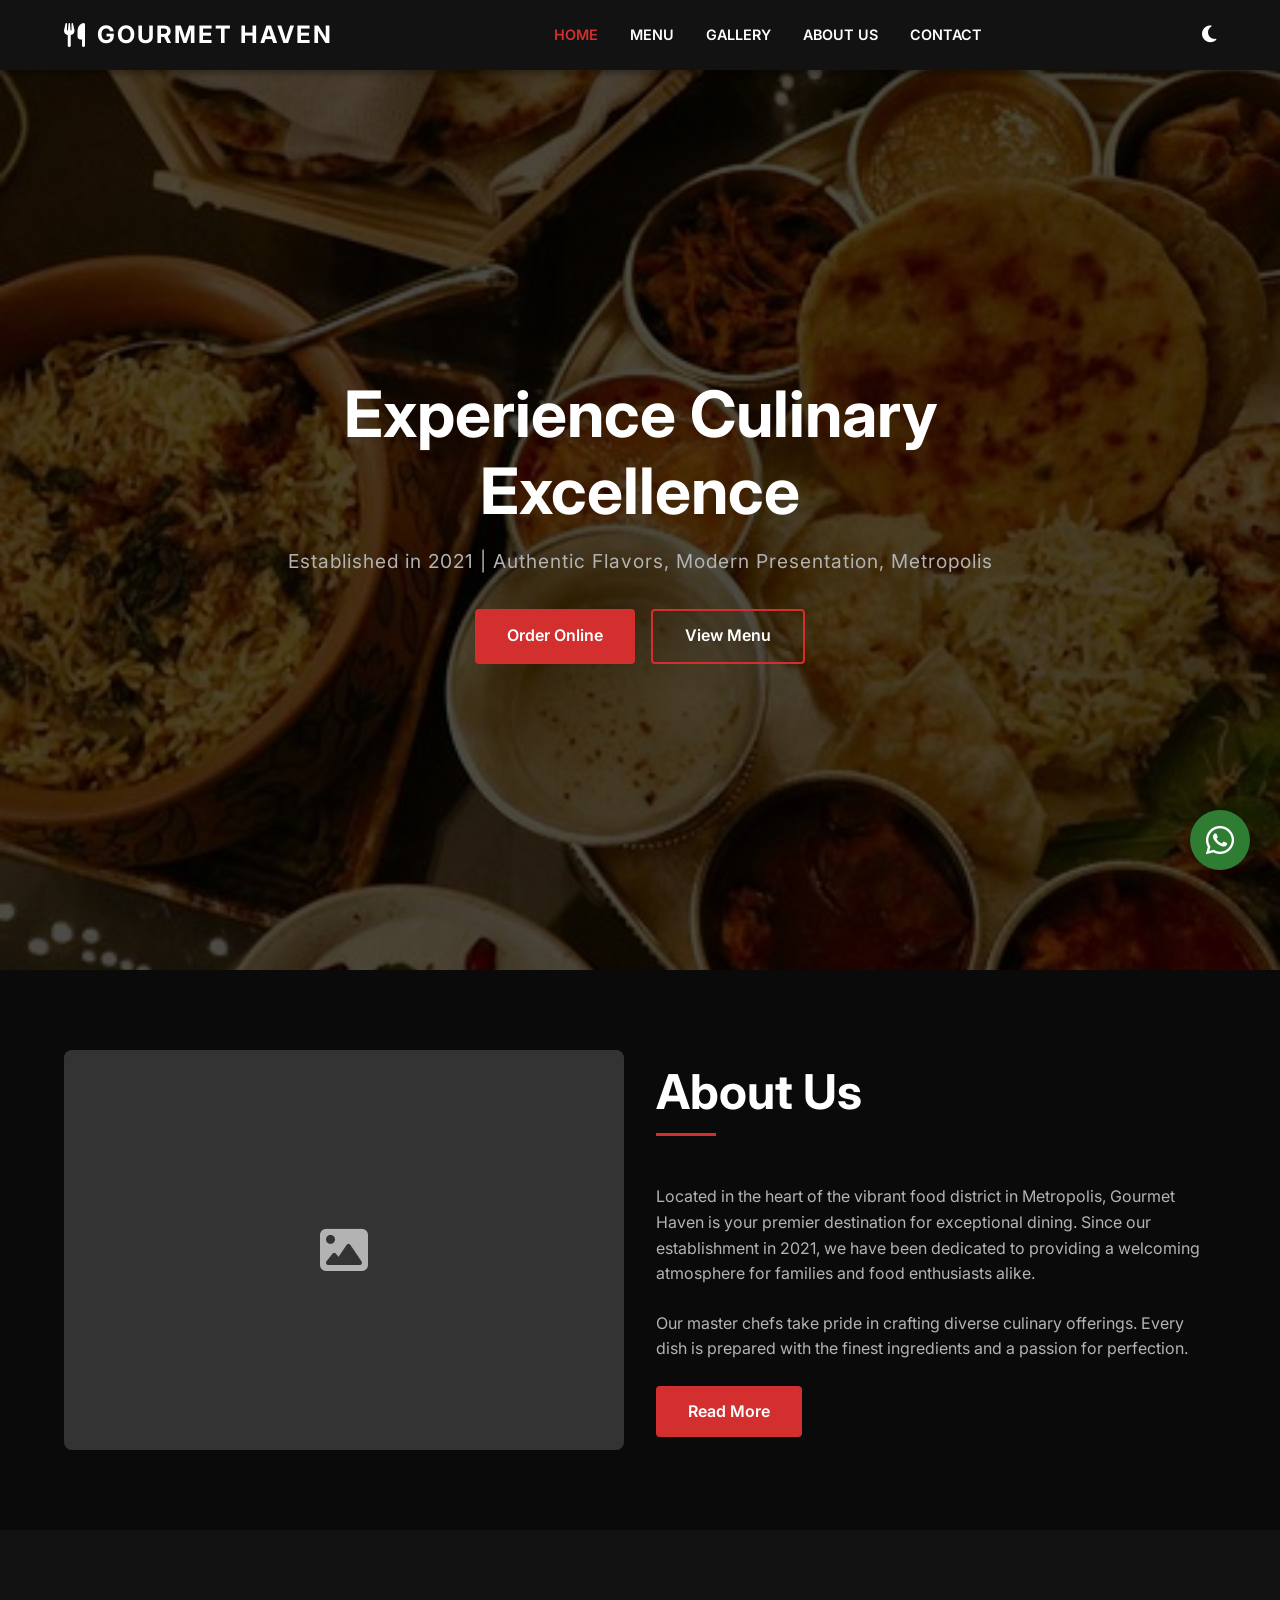
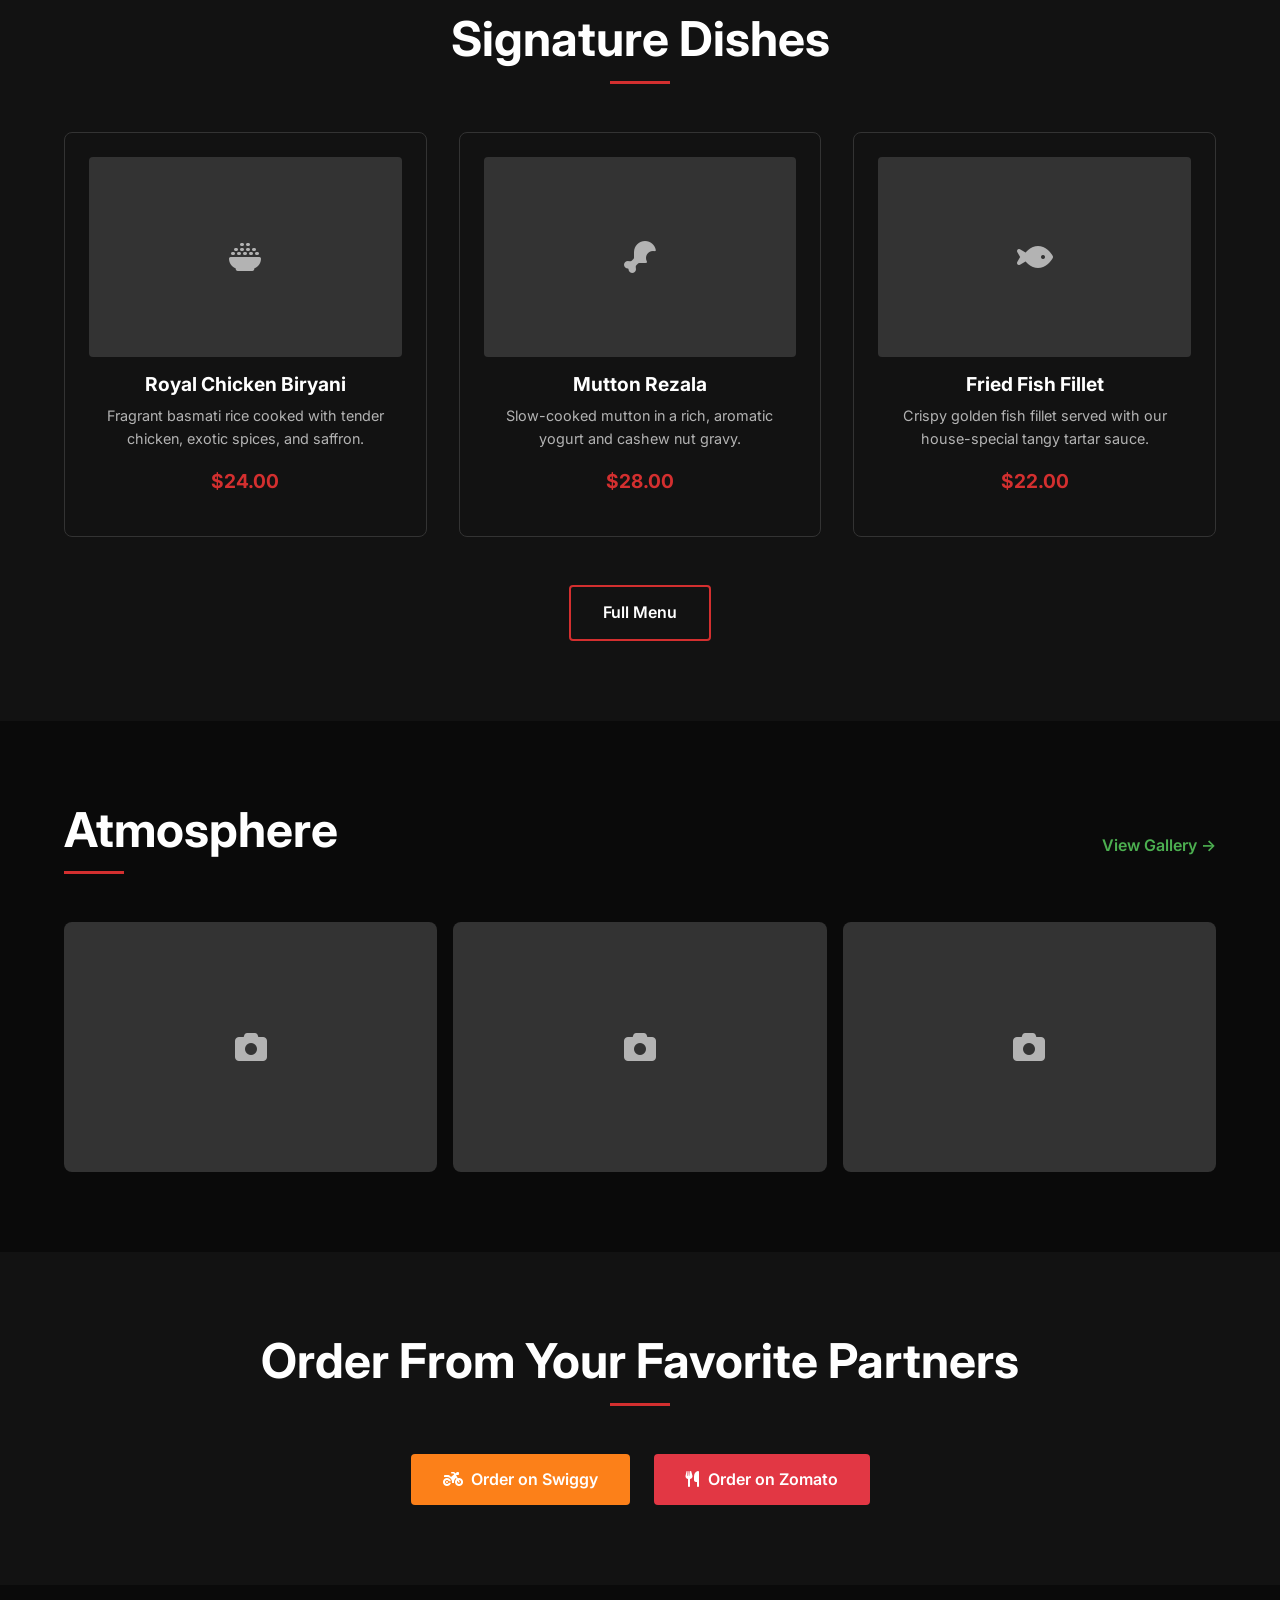
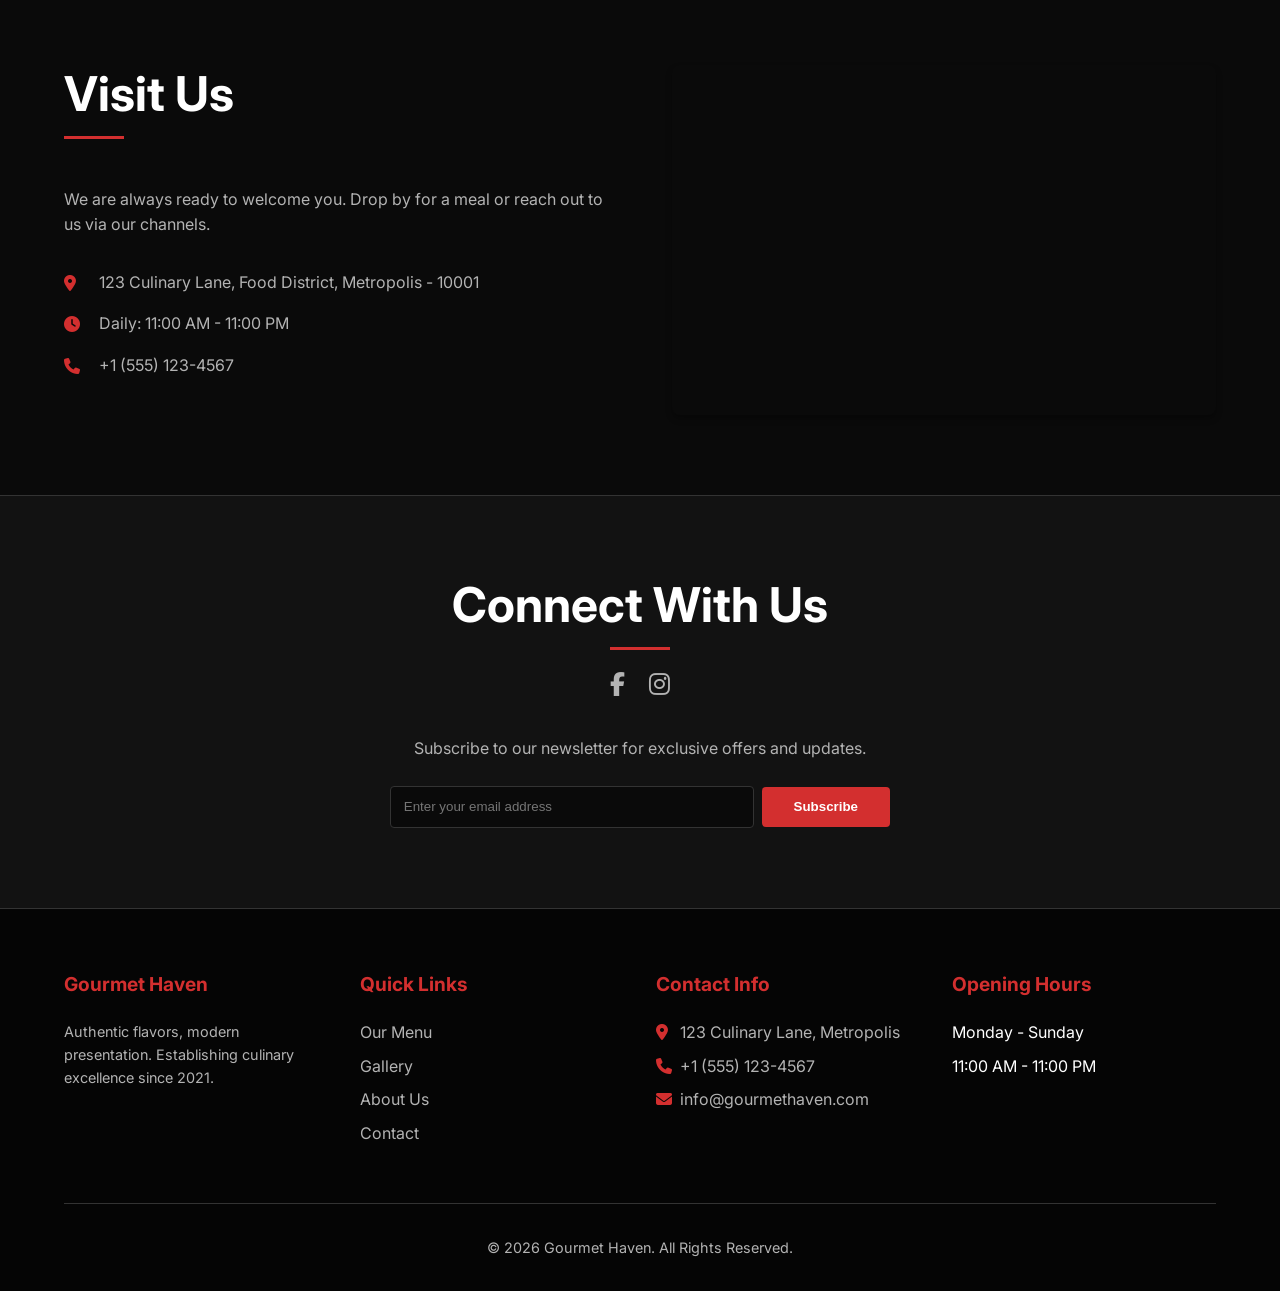
<file: index.html>
<!DOCTYPE html>
<html lang="en">
<head>
    <meta charset="UTF-8">
    <meta name="viewport" content="width=device-width, initial-scale=1.0">
    <title>Gourmet Haven | Fine Dining Restaurant</title>
     <link rel="icon" type="image/jpg" href="img/thali.jpg">
    
    <!-- Font Awesome for Icons -->
    <link rel="stylesheet" href="https://cdnjs.cloudflare.com/ajax/libs/font-awesome/6.4.0/css/all.min.css">
    
    <!-- Global CSS -->
    <link rel="stylesheet" href="css/style.css">
    
    <!-- Global JS -->
    <script src="js/main.js" defer></script>
</head>
<body>

    <!-- Header & Navigation -->
    <header class="header">
        <div class="container">
            <a href="index.html" class="logo">
                <i class="fas fa-utensils"></i> Gourmet Haven
            </a>
            
            <nav>
                <ul class="nav-menu" id="nav-menu">
                    <li><a href="index.html" class="nav-link active">Home</a></li>
                    <li><a href="menu.html" class="nav-link">Menu</a></li>
                    <li><a href="gallery.html" class="nav-link">Gallery</a></li>
                    <li><a href="about.html" class="nav-link">About Us</a></li>
                    <li><a href="contact.html" class="nav-link">Contact</a></li>
                </ul>
            </nav>

            <div class="nav-actions">
                <button id="theme-toggle" class="theme-toggle" aria-label="Toggle Theme">
                    <i class="fas fa-moon"></i>
                </button>
                <button id="hamburger-menu" class="hamburger" aria-label="Menu">
                    <i class="fas fa-bars"></i>
                </button>
            </div>
        </div>
    </header>

    <!-- Hero Section -->
    <section class="hero" style="background-image: url('img/thali.jpg');">
        <div class="hero-content container">
            <h1 class="hero-title">Experience Culinary Excellence</h1>
            <p class="hero-subtitle">Established in 2021 | Authentic Flavors, Modern Presentation, Metropolis</p>
            <div class="hero-buttons">
                <a href="#order" class="btn btn-primary">Order Online</a>
                <a href="menu.html" class="btn btn-outline">View Menu</a>
            </div>
        </div>
    </section>

    <!-- Our Story / About Us Section -->
    <section class="section">
        <div class="container grid two-col">
            <div class="image-block">
                <div style="width: 100%; height: 400px; background-color: var(--border-color); border-radius: 8px; display:flex; align-items:center; justify-content:center;">
                    <i class="fas fa-image fa-3x" style="color: var(--text-secondary);"></i>
                </div>
            </div>
            <div class="content-block">
                <h2 class="section-title text-left">About Us</h2>
                <p>Located in the heart of the vibrant food district in Metropolis, Gourmet Haven is your premier destination for exceptional dining. Since our establishment in 2021, we have been dedicated to providing a welcoming atmosphere for families and food enthusiasts alike.</p>
                <p>Our master chefs take pride in crafting diverse culinary offerings. Every dish is prepared with the finest ingredients and a passion for perfection.</p>
                <a href="about.html" class="btn btn-primary">Read More</a>
            </div>
        </div>
    </section>

    <!-- Signature Dishes Section -->
    <section class="section" style="background-color: var(--bg-surface);">
        <div class="container">
            <h2 class="section-title">Signature Dishes</h2>
            <div class="grid card-grid">
                <!-- Dish Card 1 -->
                <div class="card">
                    <div class="card-img" style="background-color: var(--border-color); display:flex; align-items:center; justify-content:center;">
                        <i class="fas fa-bowl-rice fa-2x" style="color: var(--text-secondary);"></i>
                    </div>
                    <h3 class="card-title">Royal Chicken Biryani</h3>
                    <p style="color: var(--text-secondary); margin-bottom: 1rem; font-size: 0.9rem; text-align: center;">Fragrant basmati rice cooked with tender chicken, exotic spices, and saffron.</p>
                    <div class="card-price">$24.00</div>
                </div>
                
                <!-- Dish Card 2 -->
                <div class="card">
                    <div class="card-img" style="background-color: var(--border-color); display:flex; align-items:center; justify-content:center;">
                        <i class="fas fa-drumstick-bite fa-2x" style="color: var(--text-secondary);"></i>
                    </div>
                    <h3 class="card-title">Mutton Rezala</h3>
                    <p style="color: var(--text-secondary); margin-bottom: 1rem; font-size: 0.9rem; text-align: center;">Slow-cooked mutton in a rich, aromatic yogurt and cashew nut gravy.</p>
                    <div class="card-price">$28.00</div>
                </div>

                <!-- Dish Card 3 -->
                <div class="card">
                    <div class="card-img" style="background-color: var(--border-color); display:flex; align-items:center; justify-content:center;">
                        <i class="fas fa-fish fa-2x" style="color: var(--text-secondary);"></i>
                    </div>
                    <h3 class="card-title">Fried Fish Fillet</h3>
                    <p style="color: var(--text-secondary); margin-bottom: 1rem; font-size: 0.9rem; text-align: center;">Crispy golden fish fillet served with our house-special tangy tartar sauce.</p>
                    <div class="card-price">$22.00</div>
                </div>
            </div>
            <div style="text-align: center; margin-top: 3rem;">
                <a href="menu.html" class="btn btn-outline">Full Menu</a>
            </div>
        </div>
    </section>

    <!-- Atmosphere Section -->
    <section class="section">
        <div class="container">
            <div class="atmosphere-header">
                <h2 class="section-title text-left">Atmosphere</h2>
                <a href="gallery.html" class="atmosphere-link">View Gallery &rarr;</a>
            </div>
            <div class="grid atmosphere-grid">
                <div style="background-color: var(--border-color); display:flex; align-items:center; justify-content:center;" class="atmosphere-img">
                    <i class="fas fa-camera fa-2x" style="color: var(--text-secondary);"></i>
                </div>
                <div style="background-color: var(--border-color); display:flex; align-items:center; justify-content:center;" class="atmosphere-img">
                    <i class="fas fa-camera fa-2x" style="color: var(--text-secondary);"></i>
                </div>
                <div style="background-color: var(--border-color); display:flex; align-items:center; justify-content:center;" class="atmosphere-img">
                    <i class="fas fa-camera fa-2x" style="color: var(--text-secondary);"></i>
                </div>
            </div>
        </div>
    </section>

    <!-- Delivery Partners Section -->
    <section class="section" style="background-color: var(--bg-surface);" id="order">
        <div class="container text-center">
            <h2 class="section-title">Order From Your Favorite Partners</h2>
            <div class="delivery-buttons">
                <a href="https://www.swiggy.com/restaurants" class="btn btn-swiggy">
                    <i class="fas fa-motorcycle"></i> Order on Swiggy
                </a>
                <a href="https://www.zomato.com/durgapur/restaurants" class="btn btn-zomato">
                    <i class="fas fa-utensils"></i> Order on Zomato
                </a>
            </div>
        </div>
    </section>

    <!-- Map & Contact Info Section -->
    <section class="section">
        <div class="container grid two-col connect-grid">
            <div class="content-block">
                <h2 class="section-title text-left">Visit Us</h2>
                <p style="margin-bottom: 2rem;">We are always ready to welcome you. Drop by for a meal or reach out to us via our channels.</p>
                <ul class="contact-info-list">
                    <li>
                        <i class="fas fa-map-marker-alt"></i> 
                        <span>123 Culinary Lane, Food District, Metropolis - 10001</span>
                    </li>
                    <li>
                        <i class="fas fa-clock"></i> 
                        <span>Daily: 11:00 AM - 11:00 PM</span>
                    </li>
                    <li>
                        <i class="fas fa-phone"></i> 
                        <span>+1 (555) 123-4567</span>
                    </li>
                </ul>
            </div>
            <div class="map-block">
                <div class="map-responsive">
                    <!-- Generic Google Maps Embed Placeholder -->
                    <iframe src="https://www.google.com/maps/embed?pb=!1m18!1m12!1m3!1d3022.1422937950147!2d-73.98731968459391!3d40.75889497932681!2m3!1f0!2f0!3f0!3m2!1i1024!2i768!4f13.1!3m3!1m2!1s0x89c25855c64a7811%3A0x2a17686b36e92150!2sTimes%20Square!5e0!3m2!1sen!2sus!4v1680000000000!5m2!1sen!2sus" style="border:0;" allowfullscreen="" loading="lazy" referrerpolicy="no-referrer-when-downgrade"></iframe>
                </div>
            </div>
        </div>
    </section>

    <!-- Centered Connect / Newsletter Section -->
    <section class="section newsletter-section">
        <div class="container">
            <h2 class="section-title" style="margin-bottom: 1rem;">Connect With Us</h2>
            
            <div class="social-links-connect" style="justify-content: center; margin-bottom: 2rem; margin-top: 0;">
                <a href="#" class="social-link" aria-label="Facebook"><i class="fab fa-facebook-f"></i></a>
                <a href="#" class="social-link" aria-label="Instagram"><i class="fab fa-instagram"></i></a>
            </div>
            
            <p style="color: var(--text-secondary);">Subscribe to our newsletter for exclusive offers and updates.</p>
            <form class="newsletter-form-connect">
                <input type="email" class="newsletter-input-connect" placeholder="Enter your email address" required>
                <button type="submit" class="btn btn-primary">Subscribe</button>
            </form>
        </div>
    </section>

    <!-- Footer -->
    <footer class="footer">
        <div class="container">
            <div class="grid footer-grid">
                <div>
                    <h3 class="footer-title">Gourmet Haven</h3>
                    <p style="color: #b3b3b3; font-size: 0.9rem;">Authentic flavors, modern presentation. Establishing culinary excellence since 2021.</p>
                </div>
                <div>
                    <h3 class="footer-title">Quick Links</h3>
                    <ul class="footer-links">
                        <li><a href="menu.html">Our Menu</a></li>
                        <li><a href="gallery.html">Gallery</a></li>
                        <li><a href="about.html">About Us</a></li>
                        <li><a href="contact.html">Contact</a></li>
                    </ul>
                </div>
                <div>
                    <h3 class="footer-title">Contact Info</h3>
                    <ul class="footer-links">
                        <li><a href="#"><i class="fas fa-map-marker-alt" style="width: 20px; color: var(--accent-primary);"></i> 123 Culinary Lane, Metropolis</a></li>
                        <li><a href="#"><i class="fas fa-phone" style="width: 20px; color: var(--accent-primary);"></i> +1 (555) 123-4567</a></li>
                        <li><a href="#"><i class="fas fa-envelope" style="width: 20px; color: var(--accent-primary);"></i> info@gourmethaven.com</a></li>
                    </ul>
                </div>
                <div>
                    <h3 class="footer-title">Opening Hours</h3>
                    <ul class="footer-links">
                        <li>Monday - Sunday</li>
                        <li>11:00 AM - 11:00 PM</li>
                    </ul>
                </div>
            </div>
            <div class="footer-bottom">
                <p>&copy; 2026 Gourmet Haven. All Rights Reserved.</p>
            </div>
        </div>
    </footer>

    <!-- Fixed WhatsApp Button -->
    <a href="https://wa.me/YOUR_PHONE_NUMBER" target="_blank" class="whatsapp-float" aria-label="Chat with us on WhatsApp">
        <i class="fab fa-whatsapp"></i>
    </a>

</body>
</html>
</file>
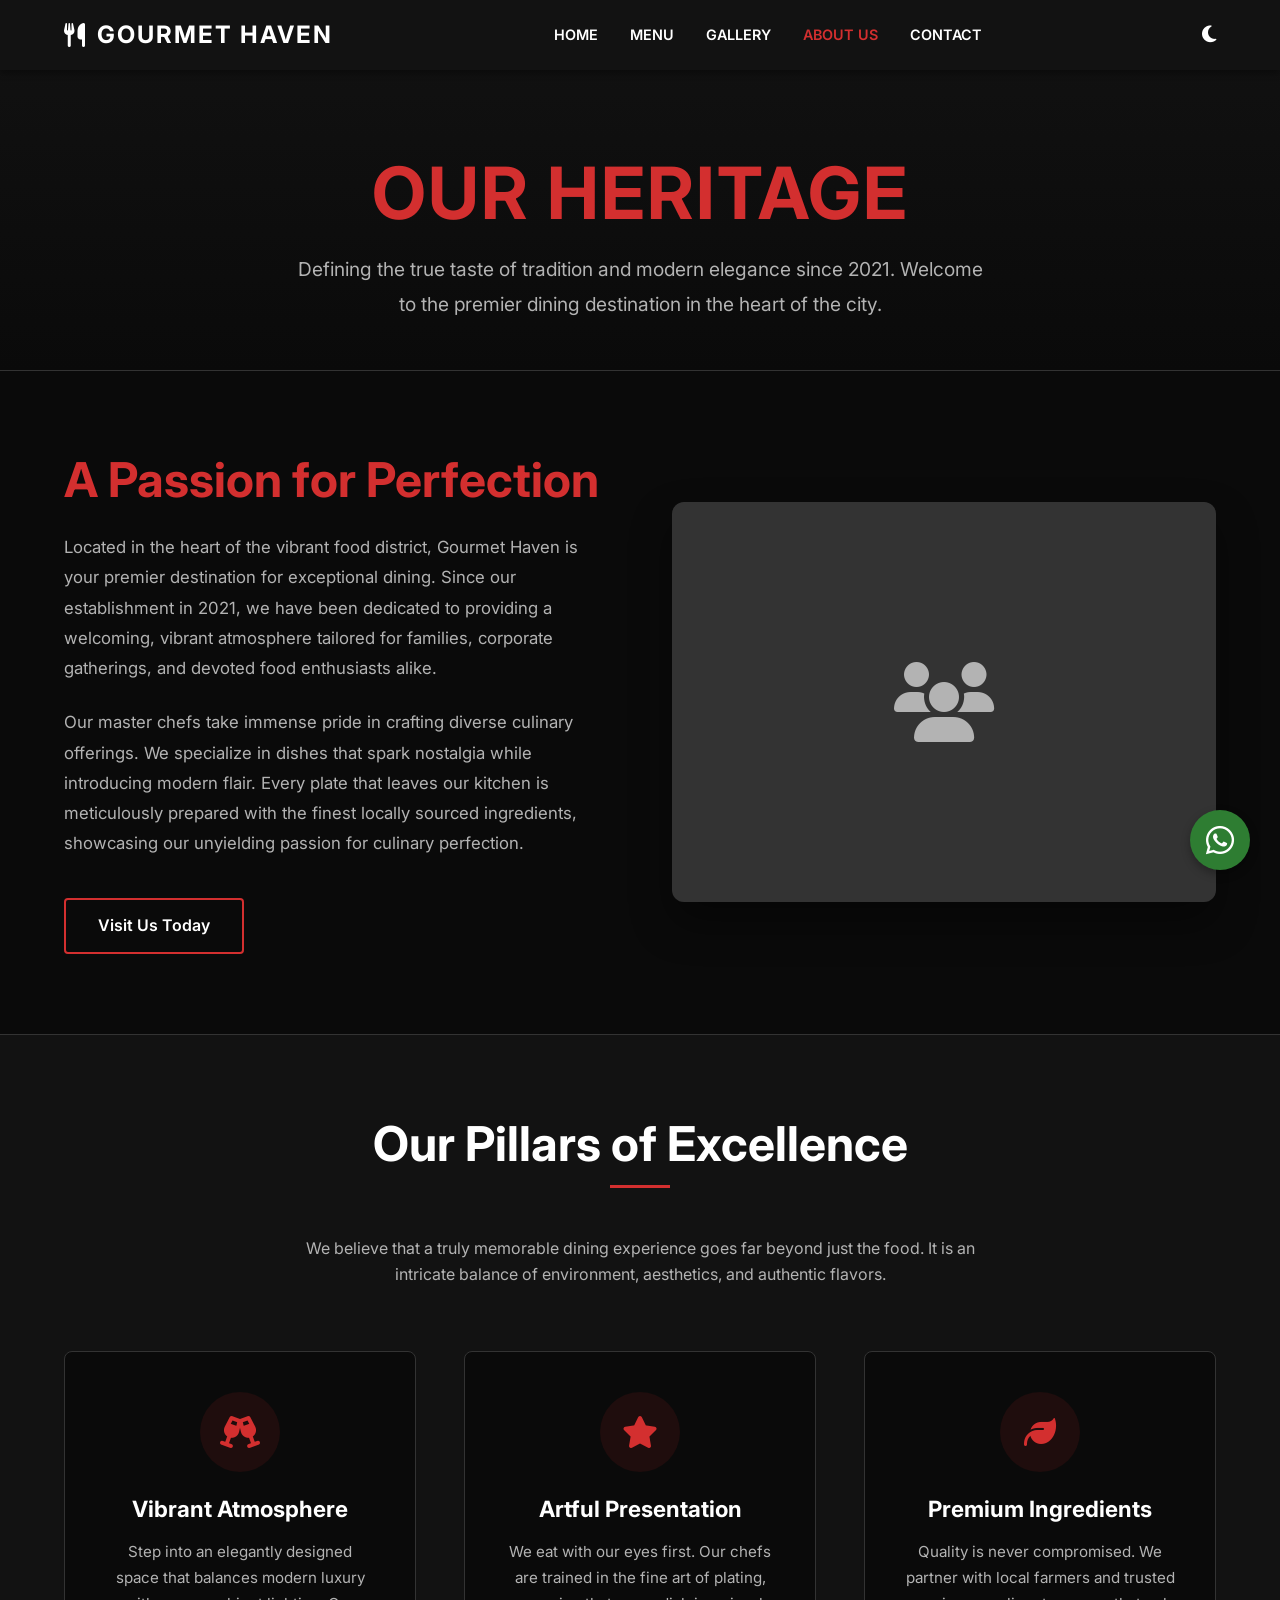
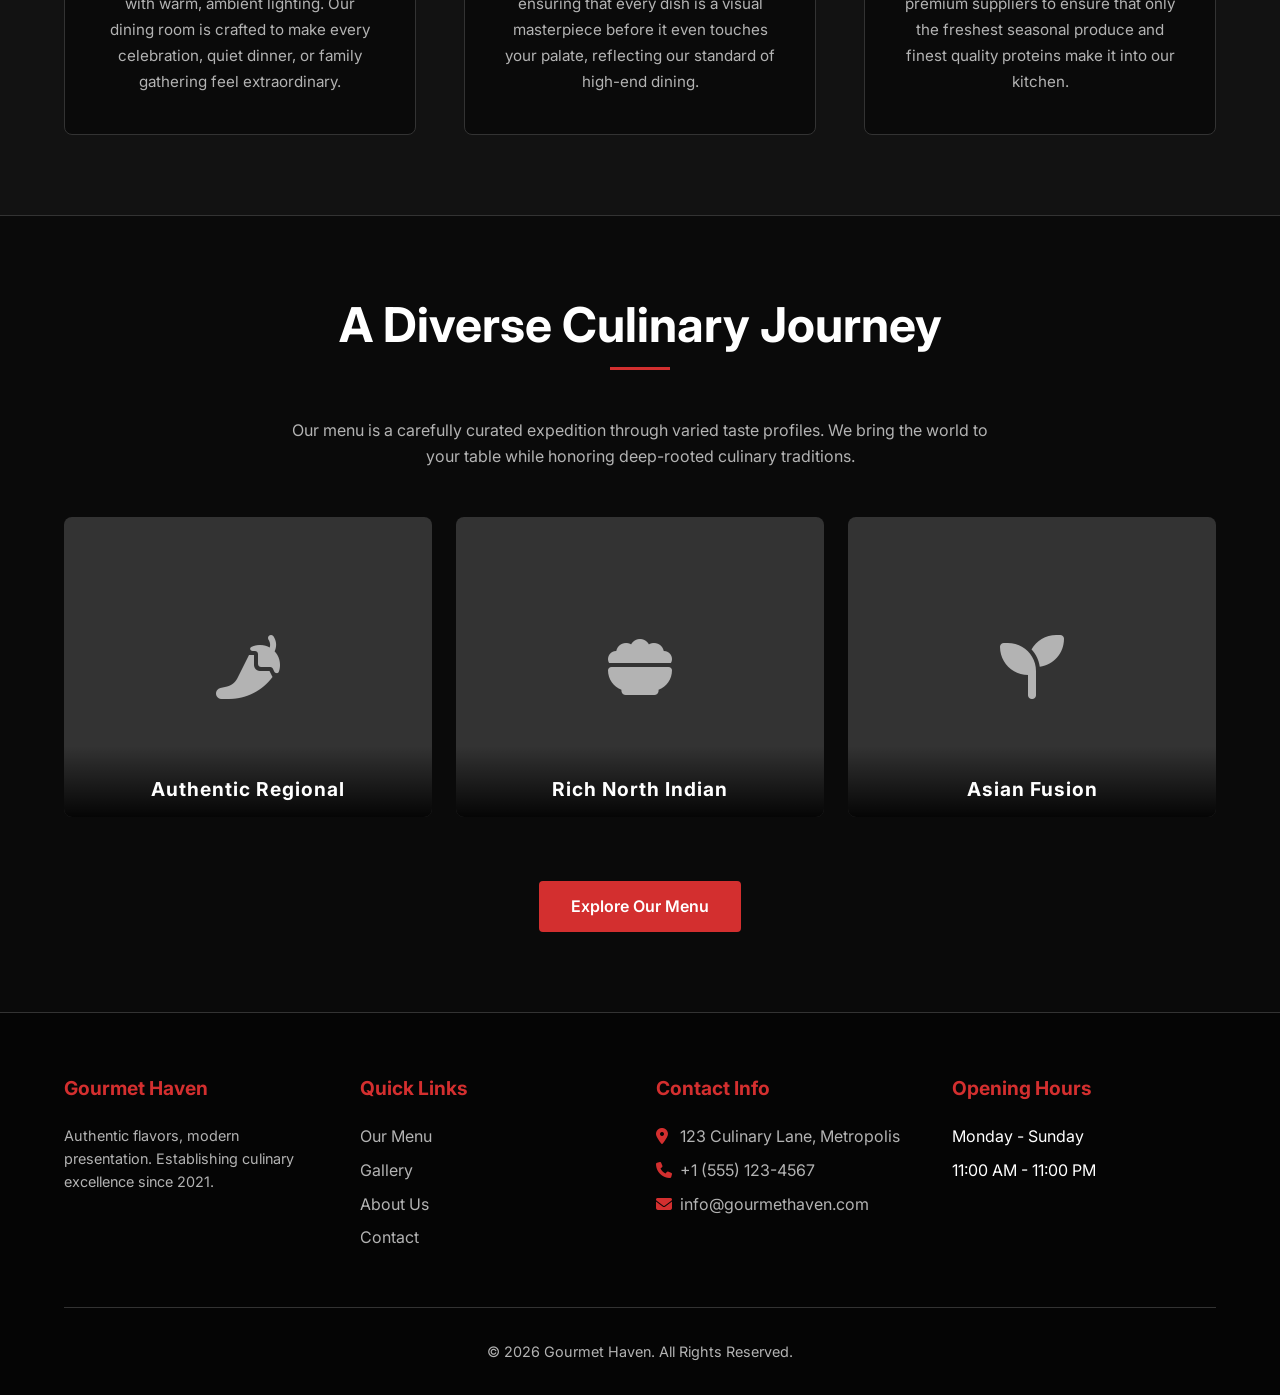
<file: about.html>
<!DOCTYPE html>
<html lang="en">
<head>
    <meta charset="UTF-8">
    <meta name="viewport" content="width=device-width, initial-scale=1.0">
    <title>About Us | Gourmet Haven</title>
    
    <!-- Font Awesome for Icons -->
    <link rel="stylesheet" href="https://cdnjs.cloudflare.com/ajax/libs/font-awesome/6.4.0/css/all.min.css">
    
    <!-- Global CSS -->
    <link rel="stylesheet" href="css/style.css">
    <!-- About Specific CSS -->
    <link rel="stylesheet" href="css/about.css">
    
    <!-- Global JS -->
    <script src="js/main.js" defer></script>
</head>
<body>

    <!-- Header & Navigation -->
    <header class="header">
        <div class="container">
            <a href="index.html" class="logo">
                <i class="fas fa-utensils"></i> Gourmet Haven
            </a>
            
            <nav>
                <ul class="nav-menu" id="nav-menu">
                    <li><a href="index.html" class="nav-link">Home</a></li>
                    <li><a href="menu.html" class="nav-link">Menu</a></li>
                    <li><a href="gallery.html" class="nav-link">Gallery</a></li>
                    <li><a href="about.html" class="nav-link active">About Us</a></li>
                    <li><a href="contact.html" class="nav-link">Contact</a></li>
                </ul>
            </nav>

            <div class="nav-actions">
                <button id="theme-toggle" class="theme-toggle" aria-label="Toggle Theme">
                    <i class="fas fa-moon"></i>
                </button>
                <button id="hamburger-menu" class="hamburger" aria-label="Menu">
                    <i class="fas fa-bars"></i>
                </button>
            </div>
        </div>
    </header>

    <!-- Main Content -->
    <main>
        
        <!-- About Header -->
        <header class="about-header">
            <div class="container">
                <h1 class="about-title">Our Heritage</h1>
                <p class="about-subtitle">Defining the true taste of tradition and modern elegance since 2021. Welcome to the premier dining destination in the heart of the city.</p>
            </div>
        </header>

        <!-- The Story Section -->
        <section class="section">
            <div class="container story-grid">
                <div class="story-content">
                    <h2 style="color: var(--accent-primary);">A Passion for Perfection</h2>
                    <p>Located in the heart of the vibrant food district, Gourmet Haven is your premier destination for exceptional dining. Since our establishment in 2021, we have been dedicated to providing a welcoming, vibrant atmosphere tailored for families, corporate gatherings, and devoted food enthusiasts alike.</p>
                    <p>Our master chefs take immense pride in crafting diverse culinary offerings. We specialize in dishes that spark nostalgia while introducing modern flair. Every plate that leaves our kitchen is meticulously prepared with the finest locally sourced ingredients, showcasing our unyielding passion for culinary perfection.</p>
                    <a href="contact.html" class="btn btn-outline" style="margin-top: 1rem;">Visit Us Today</a>
                </div>
                <div class="story-image-wrapper">
                    <!-- Placeholder for team/restaurant image -->
                    <div class="story-image">
                        <i class="fas fa-users fa-5x" style="color: var(--text-secondary);"></i>
                    </div>
                </div>
            </div>
        </section>

        <!-- Core Philosophy / Values -->
        <section class="section philosophy-section">
            <div class="container">
                <h2 class="section-title">Our Pillars of Excellence</h2>
                <p style="text-align: center; color: var(--text-secondary); max-width: 700px; margin: 0 auto;">We believe that a truly memorable dining experience goes far beyond just the food. It is an intricate balance of environment, aesthetics, and authentic flavors.</p>
                
                <div class="values-grid">
                    <!-- Value 1 -->
                    <div class="value-card">
                        <div class="value-icon">
                            <i class="fas fa-glass-cheers"></i>
                        </div>
                        <h3 class="value-title">Vibrant Atmosphere</h3>
                        <p class="value-desc">Step into an elegantly designed space that balances modern luxury with warm, ambient lighting. Our dining room is crafted to make every celebration, quiet dinner, or family gathering feel extraordinary.</p>
                    </div>

                    <!-- Value 2 -->
                    <div class="value-card">
                        <div class="value-icon">
                            <i class="fas fa-star"></i>
                        </div>
                        <h3 class="value-title">Artful Presentation</h3>
                        <p class="value-desc">We eat with our eyes first. Our chefs are trained in the fine art of plating, ensuring that every dish is a visual masterpiece before it even touches your palate, reflecting our standard of high-end dining.</p>
                    </div>

                    <!-- Value 3 -->
                    <div class="value-card">
                        <div class="value-icon">
                            <i class="fas fa-leaf"></i>
                        </div>
                        <h3 class="value-title">Premium Ingredients</h3>
                        <p class="value-desc">Quality is never compromised. We partner with local farmers and trusted premium suppliers to ensure that only the freshest seasonal produce and finest quality proteins make it into our kitchen.</p>
                    </div>
                </div>
            </div>
        </section>

        <!-- Diverse Culinary Offerings -->
        <section class="section">
            <div class="container">
                <h2 class="section-title">A Diverse Culinary Journey</h2>
                <p style="text-align: center; color: var(--text-secondary); max-width: 700px; margin: 0 auto;">Our menu is a carefully curated expedition through varied taste profiles. We bring the world to your table while honoring deep-rooted culinary traditions.</p>
                
                <div class="cuisine-grid">
                    <!-- Cuisine 1 -->
                    <div class="cuisine-item">
                        <div class="cuisine-img">
                            <i class="fas fa-pepper-hot fa-4x" style="color: var(--text-secondary);"></i>
                        </div>
                        <div class="cuisine-overlay">
                            <h3>Authentic Regional</h3>
                        </div>
                    </div>

                    <!-- Cuisine 2 -->
                    <div class="cuisine-item">
                        <div class="cuisine-img">
                            <i class="fas fa-bowl-food fa-4x" style="color: var(--text-secondary);"></i>
                        </div>
                        <div class="cuisine-overlay">
                            <h3>Rich North Indian</h3>
                        </div>
                    </div>

                    <!-- Cuisine 3 -->
                    <div class="cuisine-item">
                        <div class="cuisine-img">
                            <i class="fas fa-seedling fa-4x" style="color: var(--text-secondary);"></i>
                        </div>
                        <div class="cuisine-overlay">
                            <h3>Asian Fusion</h3>
                        </div>
                    </div>
                </div>

                <div style="text-align: center; margin-top: 4rem;">
                    <a href="menu.html" class="btn btn-primary">Explore Our Menu</a>
                </div>
            </div>
        </section>

    </main>

    <!-- Footer -->
    <footer class="footer">
        <div class="container">
            <div class="grid footer-grid">
                <div>
                    <h3 class="footer-title">Gourmet Haven</h3>
                    <p style="color: #b3b3b3; font-size: 0.9rem;">Authentic flavors, modern presentation. Establishing culinary excellence since 2021.</p>
                </div>
                <div>
                    <h3 class="footer-title">Quick Links</h3>
                    <ul class="footer-links">
                        <li><a href="menu.html">Our Menu</a></li>
                        <li><a href="gallery.html">Gallery</a></li>
                        <li><a href="about.html">About Us</a></li>
                        <li><a href="contact.html">Contact</a></li>
                    </ul>
                </div>
                <div>
                    <h3 class="footer-title">Contact Info</h3>
                    <ul class="footer-links">
                        <li><a href="#"><i class="fas fa-map-marker-alt" style="width: 20px; color: var(--accent-primary);"></i> 123 Culinary Lane, Metropolis</a></li>
                        <li><a href="#"><i class="fas fa-phone" style="width: 20px; color: var(--accent-primary);"></i> +1 (555) 123-4567</a></li>
                        <li><a href="#"><i class="fas fa-envelope" style="width: 20px; color: var(--accent-primary);"></i> info@gourmethaven.com</a></li>
                    </ul>
                </div>
                <div>
                    <h3 class="footer-title">Opening Hours</h3>
                    <ul class="footer-links">
                        <li>Monday - Sunday</li>
                        <li>11:00 AM - 11:00 PM</li>
                    </ul>
                </div>
            </div>
            <div class="footer-bottom">
                <p>&copy; 2026 Gourmet Haven. All Rights Reserved.</p>
            </div>
        </div>
    </footer>

    <!-- Fixed WhatsApp Button -->
    <a href="https://wa.me/YOUR_PHONE_NUMBER" target="_blank" class="whatsapp-float" aria-label="Chat with us on WhatsApp">
        <i class="fab fa-whatsapp"></i>
    </a>

</body>
</html>
</file>
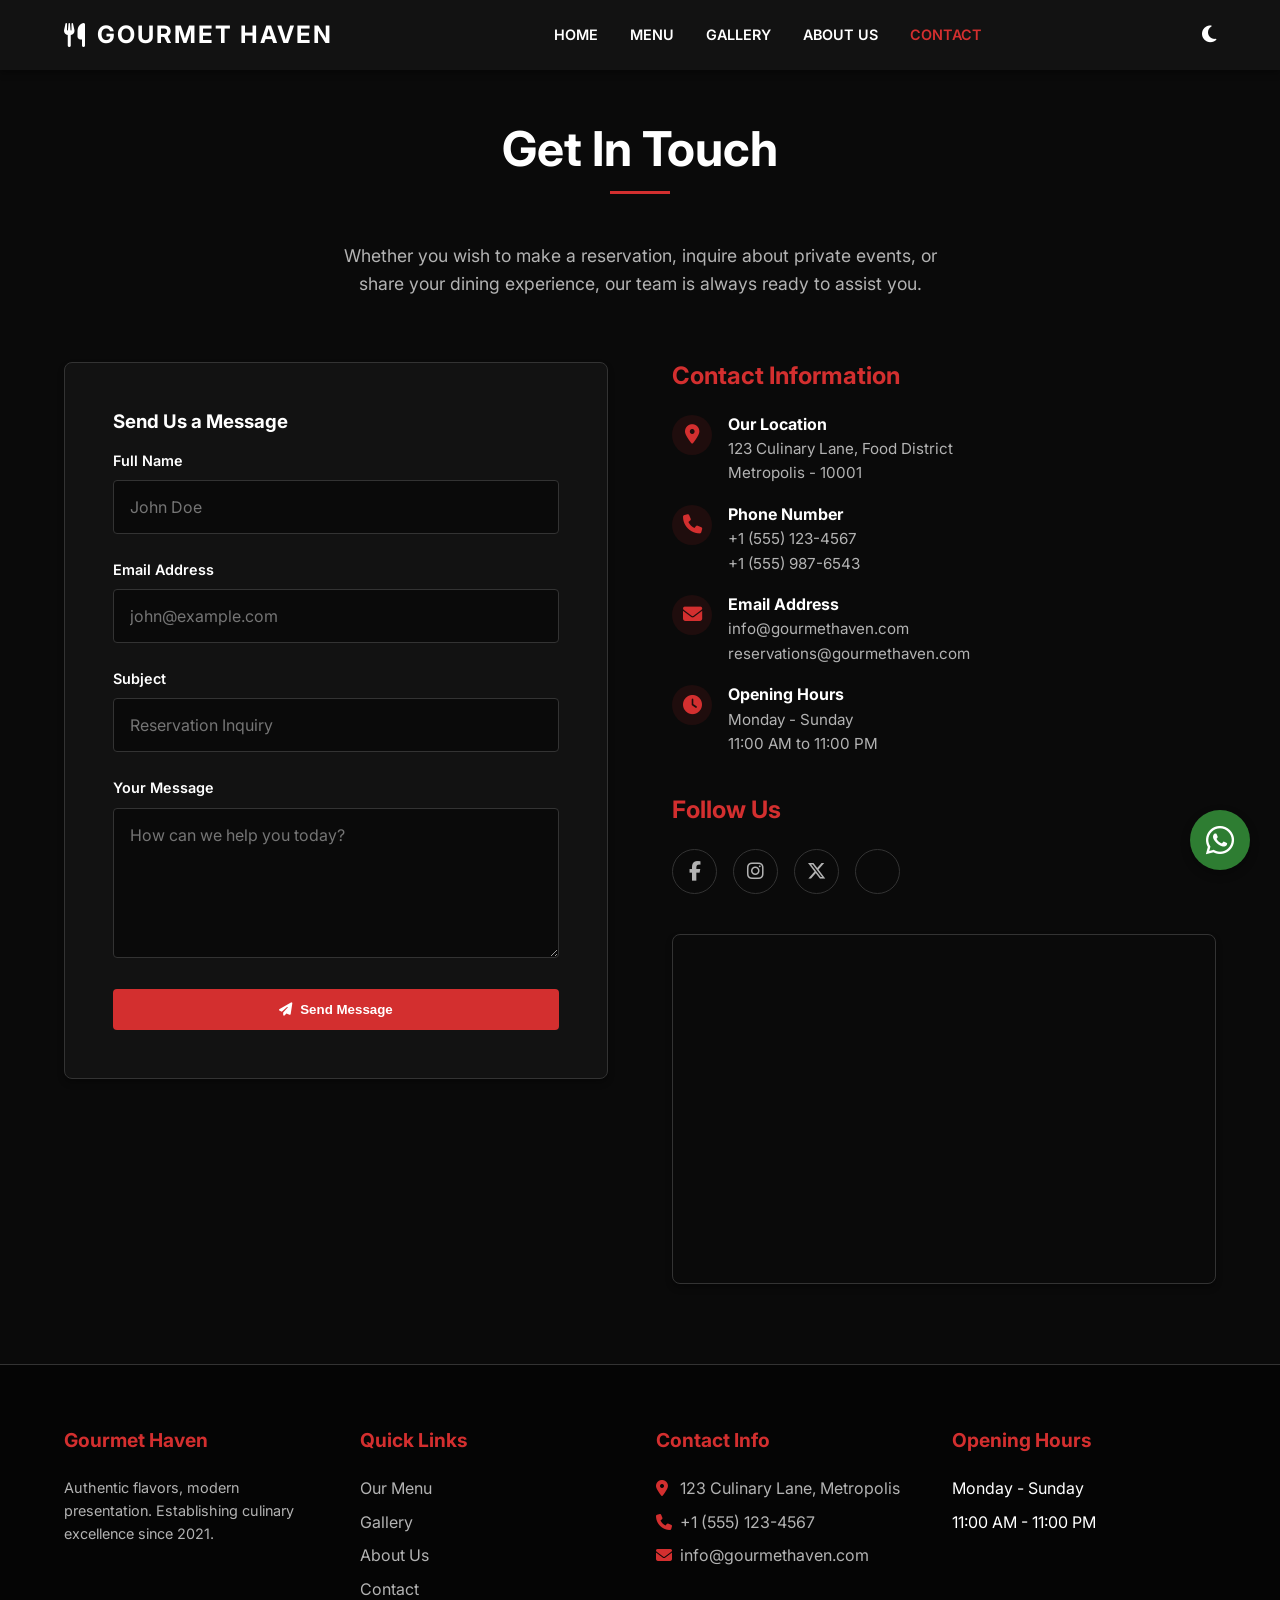
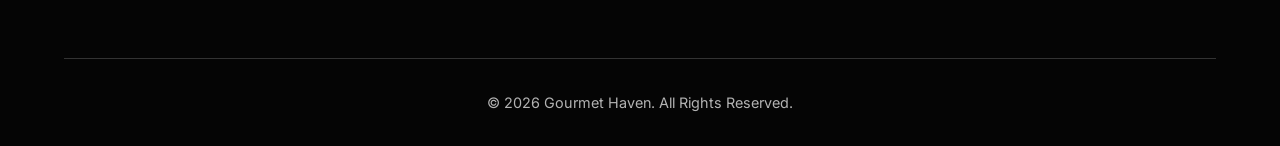
<file: contact.html>
<!DOCTYPE html>
<html lang="en">
<head>
    <meta charset="UTF-8">
    <meta name="viewport" content="width=device-width, initial-scale=1.0">
    <title>Contact Us | Gourmet Haven</title>
    
    <!-- Font Awesome for Icons -->
    <link rel="stylesheet" href="https://cdnjs.cloudflare.com/ajax/libs/font-awesome/6.4.0/css/all.min.css">
    
    <!-- Global CSS -->
    <link rel="stylesheet" href="css/style.css">
    <!-- Contact Specific CSS -->
    <link rel="stylesheet" href="css/contact.css">
    
    <!-- Global JS -->
    <script src="js/main.js" defer></script>
    <!-- Contact Specific JS -->
    <script src="js/contact.js" defer></script>
</head>
<body>

    <!-- Header & Navigation -->
    <header class="header">
        <div class="container">
            <a href="index.html" class="logo">
                <i class="fas fa-utensils"></i> Gourmet Haven
            </a>
            
            <nav>
                <ul class="nav-menu" id="nav-menu">
                    <li><a href="index.html" class="nav-link">Home</a></li>
                    <li><a href="menu.html" class="nav-link">Menu</a></li>
                    <li><a href="gallery.html" class="nav-link">Gallery</a></li>
                    <li><a href="about.html" class="nav-link">About Us</a></li>
                    <li><a href="contact.html" class="nav-link active">Contact</a></li>
                </ul>
            </nav>

            <div class="nav-actions">
                <button id="theme-toggle" class="theme-toggle" aria-label="Toggle Theme">
                    <i class="fas fa-moon"></i>
                </button>
                <button id="hamburger-menu" class="hamburger" aria-label="Menu">
                    <i class="fas fa-bars"></i>
                </button>
            </div>
        </div>
    </header>

    <!-- Main Content -->
    <main>
        <div class="container">
            
            <div class="contact-header">
                <h1 class="section-title">Get In Touch</h1>
                <p class="contact-subtitle">Whether you wish to make a reservation, inquire about private events, or share your dining experience, our team is always ready to assist you.</p>
            </div>

            <div class="contact-wrapper">
                
                <!-- Left Column: Contact Form -->
                <div class="contact-form-container">
                    
                    <!-- Success Alert -->
                    <div id="success-alert" class="success-alert">
                        <i class="fas fa-check-circle fa-2x"></i>
                        <div>
                            <strong>Message Sent Successfully!</strong>
                            <p style="margin: 0; font-size: 0.9rem;">Thank you for reaching out. Our team will get back to you shortly.</p>
                        </div>
                    </div>

                    <h3>Send Us a Message</h3>
                    <form id="contact-form" class="contact-form" novalidate>
                        
                        <div class="form-group">
                            <label for="name" class="form-label">Full Name</label>
                            <input type="text" id="name" class="form-control" placeholder="John Doe">
                            <div class="error-message"></div>
                        </div>

                        <div class="form-group">
                            <label for="email" class="form-label">Email Address</label>
                            <input type="email" id="email" class="form-control" placeholder="john@example.com">
                            <div class="error-message"></div>
                        </div>

                        <div class="form-group">
                            <label for="subject" class="form-label">Subject</label>
                            <input type="text" id="subject" class="form-control" placeholder="Reservation Inquiry">
                            <div class="error-message"></div>
                        </div>

                        <div class="form-group">
                            <label for="message" class="form-label">Your Message</label>
                            <textarea id="message" class="form-control" placeholder="How can we help you today?"></textarea>
                            <div class="error-message"></div>
                        </div>

                        <button type="submit" class="btn btn-primary" style="width: 100%;">
                            <i class="fas fa-paper-plane"></i> Send Message
                        </button>
                    </form>
                </div>

                <!-- Right Column: Contact Info & Map -->
                <div class="contact-info-container">
                    
                    <!-- Details Block -->
                    <div class="info-block">
                        <h3>Contact Information</h3>
                        <div class="info-list">
                            <div class="info-item">
                                <div class="info-icon"><i class="fas fa-map-marker-alt"></i></div>
                                <div class="info-content">
                                    <h4>Our Location</h4>
                                    <p>123 Culinary Lane, Food District<br>Metropolis - 10001</p>
                                </div>
                            </div>
                            
                            <div class="info-item">
                                <div class="info-icon"><i class="fas fa-phone"></i></div>
                                <div class="info-content">
                                    <h4>Phone Number</h4>
                                    <p>+1 (555) 123-4567<br>+1 (555) 987-6543</p>
                                </div>
                            </div>
                            
                            <div class="info-item">
                                <div class="info-icon"><i class="fas fa-envelope"></i></div>
                                <div class="info-content">
                                    <h4>Email Address</h4>
                                    <p>info@gourmethaven.com<br>reservations@gourmethaven.com</p>
                                </div>
                            </div>

                            <div class="info-item">
                                <div class="info-icon"><i class="fas fa-clock"></i></div>
                                <div class="info-content">
                                    <h4>Opening Hours</h4>
                                    <p>Monday - Sunday<br>11:00 AM to 11:00 PM</p>
                                </div>
                            </div>
                        </div>
                    </div>

                    <!-- Social Media Block -->
                    <div class="info-block">
                        <h3>Follow Us</h3>
                        <div class="contact-social">
                            <a href="#" aria-label="Facebook"><i class="fab fa-facebook-f"></i></a>
                            <a href="#" aria-label="Instagram"><i class="fab fa-instagram"></i></a>
                            <a href="#" aria-label="Twitter"><i class="fab fa-x-twitter"></i></a>
                            <a href="#" aria-label="TripAdvisor"><i class="fab fa-tripadvisor"></i></a>
                        </div>
                    </div>

                    <!-- Map Block -->
                    <div class="contact-map">
                        <iframe src="https://www.google.com/maps/embed?pb=!1m18!1m12!1m3!1d3022.1422937950147!2d-73.98731968459391!3d40.75889497932681!2m3!1f0!2f0!3f0!3m2!1i1024!2i768!4f13.1!3m3!1m2!1s0x89c25855c64a7811%3A0x2a17686b36e92150!2sTimes%20Square!5e0!3m2!1sen!2sus!4v1680000000000!5m2!1sen!2sus" allowfullscreen="" loading="lazy" referrerpolicy="no-referrer-when-downgrade"></iframe>
                    </div>

                </div>
            </div>
        </div>
    </main>

    <!-- Footer -->
    <footer class="footer">
        <div class="container">
            <div class="grid footer-grid">
                <div>
                    <h3 class="footer-title">Gourmet Haven</h3>
                    <p style="color: #b3b3b3; font-size: 0.9rem;">Authentic flavors, modern presentation. Establishing culinary excellence since 2021.</p>
                </div>
                <div>
                    <h3 class="footer-title">Quick Links</h3>
                    <ul class="footer-links">
                        <li><a href="menu.html">Our Menu</a></li>
                        <li><a href="gallery.html">Gallery</a></li>
                        <li><a href="about.html">About Us</a></li>
                        <li><a href="contact.html">Contact</a></li>
                    </ul>
                </div>
                <div>
                    <h3 class="footer-title">Contact Info</h3>
                    <ul class="footer-links">
                        <li><a href="#"><i class="fas fa-map-marker-alt" style="width: 20px; color: var(--accent-primary);"></i> 123 Culinary Lane, Metropolis</a></li>
                        <li><a href="#"><i class="fas fa-phone" style="width: 20px; color: var(--accent-primary);"></i> +1 (555) 123-4567</a></li>
                        <li><a href="#"><i class="fas fa-envelope" style="width: 20px; color: var(--accent-primary);"></i> info@gourmethaven.com</a></li>
                    </ul>
                </div>
                <div>
                    <h3 class="footer-title">Opening Hours</h3>
                    <ul class="footer-links">
                        <li>Monday - Sunday</li>
                        <li>11:00 AM - 11:00 PM</li>
                    </ul>
                </div>
            </div>
            <div class="footer-bottom">
                <p>&copy; 2026 Gourmet Haven. All Rights Reserved.</p>
            </div>
        </div>
    </footer>

    <!-- Fixed WhatsApp Button -->
    <a href="https://wa.me/YOUR_PHONE_NUMBER" target="_blank" class="whatsapp-float" aria-label="Chat with us on WhatsApp">
        <i class="fab fa-whatsapp"></i>
    </a>

</body>
</html>
</file>
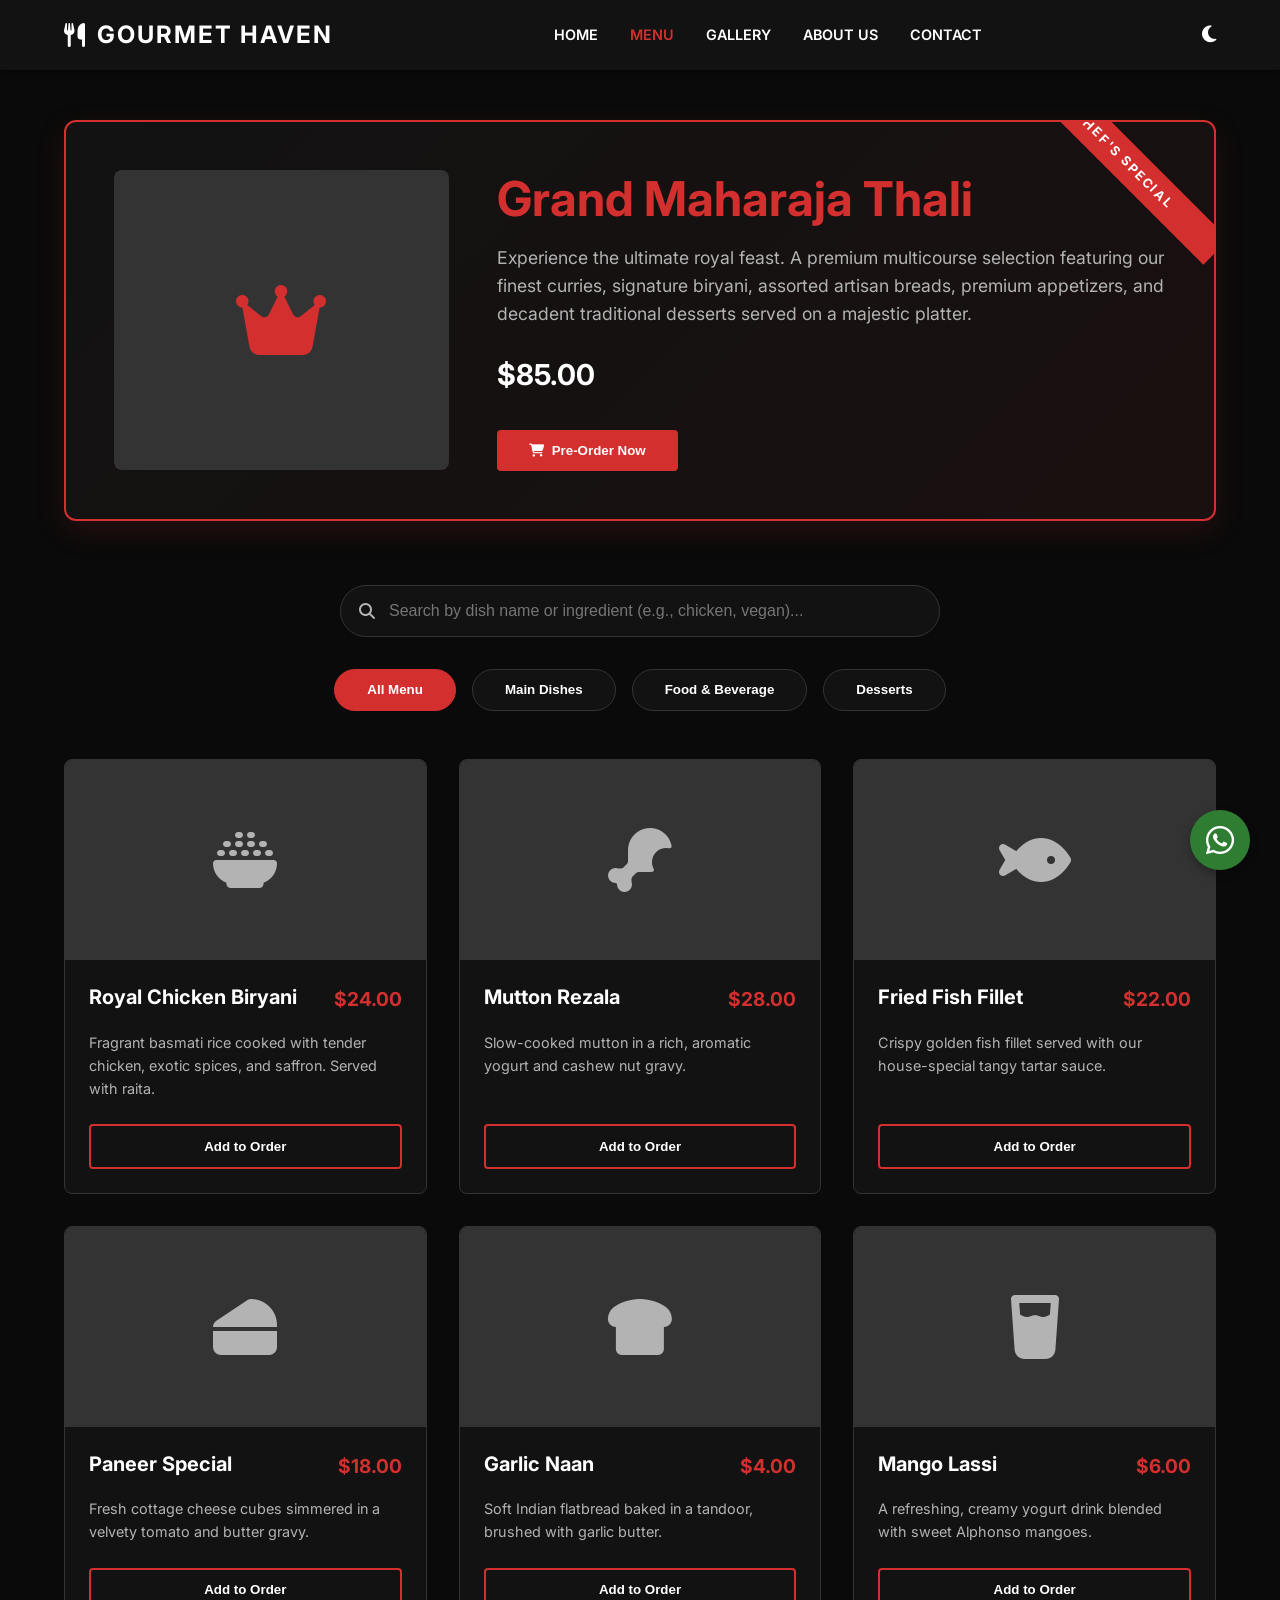
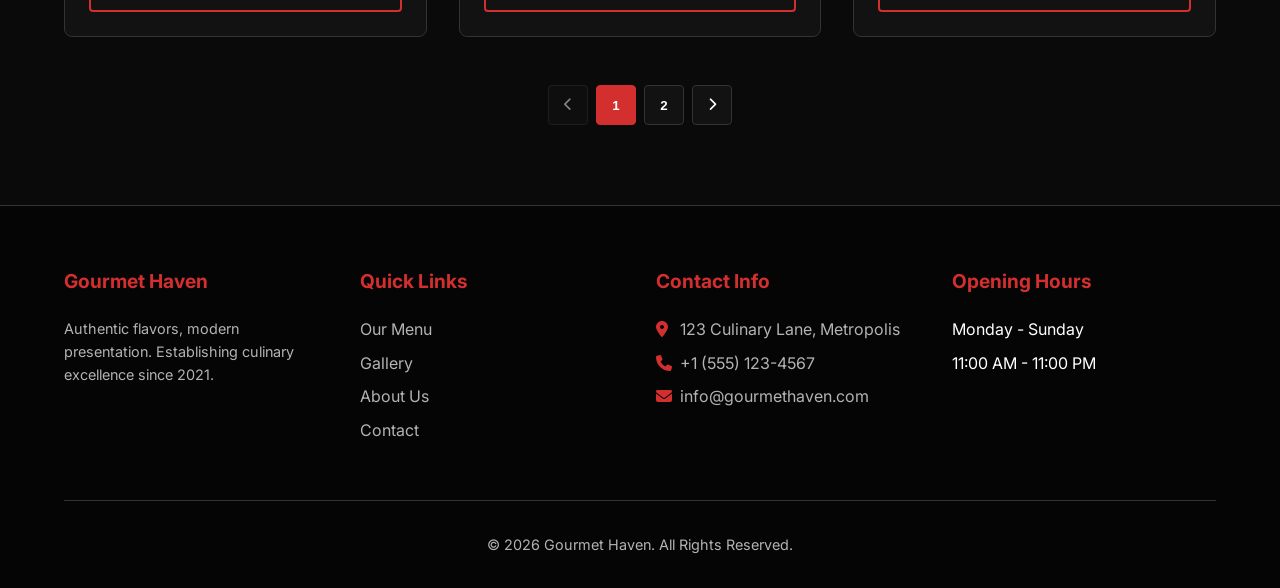
<file: menu.html>
<!DOCTYPE html>
<html lang="en">
<head>
    <meta charset="UTF-8">
    <meta name="viewport" content="width=device-width, initial-scale=1.0">
    <title>Menu | Gourmet Haven</title>
    
    <!-- Font Awesome for Icons -->
    <link rel="stylesheet" href="https://cdnjs.cloudflare.com/ajax/libs/font-awesome/6.4.0/css/all.min.css">
    
    <!-- CSS Files -->
    <link rel="stylesheet" href="css/style.css">
    <link rel="stylesheet" href="css/menu.css">
    
    <!-- JavaScript Files -->
    <script src="js/main.js" defer></script>
    <script src="js/menu.js" defer></script>
</head>
<body>

    <!-- Header & Navigation (Consistent with global design) -->
    <header class="header">
        <div class="container">
            <a href="index.html" class="logo">
                <i class="fas fa-utensils"></i> Gourmet Haven
            </a>
            
            <nav>
                <ul class="nav-menu" id="nav-menu">
                    <li><a href="index.html" class="nav-link">Home</a></li>
                    <li><a href="menu.html" class="nav-link active">Menu</a></li>
                    <li><a href="gallery.html" class="nav-link">Gallery</a></li>
                    <li><a href="about.html" class="nav-link">About Us</a></li>
                    <li><a href="contact.html" class="nav-link">Contact</a></li>
                </ul>
            </nav>

            <div class="nav-actions">
                <button id="theme-toggle" class="theme-toggle" aria-label="Toggle Theme">
                    <i class="fas fa-moon"></i>
                </button>
                <button id="hamburger-menu" class="hamburger" aria-label="Menu">
                    <i class="fas fa-bars"></i>
                </button>
            </div>
        </div>
    </header>

    <!-- Main Content -->
    <main>
        <div class="container">
            
            <!-- Special Highlight Card -->
            <section class="special-highlight">
                <div class="special-image">
                    <i class="fas fa-crown fa-5x" style="color: var(--accent-primary);"></i>
                </div>
                <div class="special-content">
                    <h2 class="special-title">Grand Maharaja Thali</h2>
                    <p class="special-description">Experience the ultimate royal feast. A premium multicourse selection featuring our finest curries, signature biryani, assorted artisan breads, premium appetizers, and decadent traditional desserts served on a majestic platter.</p>
                    <div class="special-price">$85.00</div>
                    <button class="btn btn-primary"><i class="fas fa-shopping-cart"></i> Pre-Order Now</button>
                </div>
            </section>

            <!-- Menu Controls: Search & Filtering -->
            <section class="menu-controls">
                <div class="search-bar">
                    <i class="fas fa-search search-icon"></i>
                    <input type="text" id="menu-search" class="search-input" placeholder="Search by dish name or ingredient (e.g., chicken, vegan)...">
                </div>
                
                <div class="category-tabs">
                    <button class="tab-btn active" data-category="All">All Menu</button>
                    <button class="tab-btn" data-category="Dishes">Main Dishes</button>
                    <button class="tab-btn" data-category="Food & Beverage">Food & Beverage</button>
                    <button class="tab-btn" data-category="Desserts">Desserts</button>
                </div>
            </section>

            <!-- Dynamic Menu Grid Container -->
            <section id="menu-grid" class="menu-grid">
                <!-- JavaScript will populate items here -->
            </section>

            <!-- Pagination Container -->
            <div id="pagination" class="pagination" style="margin-bottom: 5rem;">
                <!-- JavaScript will populate pagination controls here -->
            </div>

        </div>
    </main>

    <!-- Footer (Consistent with global design) -->
    <footer class="footer">
        <div class="container">
            <div class="grid footer-grid">
                <div>
                    <h3 class="footer-title">Gourmet Haven</h3>
                    <p style="color: #b3b3b3; font-size: 0.9rem;">Authentic flavors, modern presentation. Establishing culinary excellence since 2021.</p>
                </div>
                <div>
                    <h3 class="footer-title">Quick Links</h3>
                    <ul class="footer-links">
                        <li><a href="menu.html">Our Menu</a></li>
                        <li><a href="gallery.html">Gallery</a></li>
                        <li><a href="about.html">About Us</a></li>
                        <li><a href="contact.html">Contact</a></li>
                    </ul>
                </div>
                <div>
                    <h3 class="footer-title">Contact Info</h3>
                    <ul class="footer-links">
                        <li><a href="#"><i class="fas fa-map-marker-alt" style="width: 20px; color: var(--accent-primary);"></i> 123 Culinary Lane, Metropolis</a></li>
                        <li><a href="#"><i class="fas fa-phone" style="width: 20px; color: var(--accent-primary);"></i> +1 (555) 123-4567</a></li>
                        <li><a href="#"><i class="fas fa-envelope" style="width: 20px; color: var(--accent-primary);"></i> info@gourmethaven.com</a></li>
                    </ul>
                </div>
                <div>
                    <h3 class="footer-title">Opening Hours</h3>
                    <ul class="footer-links">
                        <li>Monday - Sunday</li>
                        <li>11:00 AM - 11:00 PM</li>
                    </ul>
                </div>
            </div>
            <div class="footer-bottom">
                <p>&copy; 2026 Gourmet Haven. All Rights Reserved.</p>
            </div>
        </div>
    </footer>

    <!-- Fixed WhatsApp Button -->
    <a href="https://wa.me/YOUR_PHONE_NUMBER" target="_blank" class="whatsapp-float" aria-label="Chat with us on WhatsApp">
        <i class="fab fa-whatsapp"></i>
    </a>

</body>
</html>
</file>
<file: css/style.css>
/* ==========================================================================
   CSS Variables & Theming
   ========================================================================== */
@import url('https://fonts.googleapis.com/css2?family=Inter:wght@300;400;600;700&display=swap');

:root {
    /* Dark Mode (Default) */
    --bg-canvas: #0a0a0a;
    --bg-surface: #121212;
    --text-primary: #ffffff;
    --text-secondary: #b3b3b3;
    --accent-primary: #d32f2f;
    --accent-primary-hover: #e53935;
    --accent-secondary: #2e7d32;
    --accent-secondary-hover: #4caf50;
    --border-color: #333333;
    --overlay: rgba(0, 0, 0, 0.7);
    --shadow: 0 4px 6px rgba(0, 0, 0, 0.3);
    
    /* Brand Colors for Partners */
    --color-swiggy: #fc8019;
    --color-zomato: #e23744;
    
    /* Typography */
    --font-primary: 'Inter', system-ui, -apple-system, sans-serif;
    --h1-size: clamp(2.5rem, 5vw, 4rem);
    --h2-size: clamp(2rem, 4vw, 3rem);
    --h3-size: clamp(1.5rem, 3vw, 2rem);
    --body-size: clamp(1rem, 1.2vw, 1.125rem);
    --spacing-section: 5rem 0;
}

body.light-mode {
    /* Light Mode Overrides */
    --bg-canvas: #f8f9fa;
    --bg-surface: #ffffff;
    --text-primary: #212529;
    --text-secondary: #495057;
    --border-color: #dee2e6;
    --overlay: rgba(255, 255, 255, 0.85);
    --shadow: 0 4px 6px rgba(0, 0, 0, 0.05);
}

/* ==========================================================================
   Resets & Base Styles
   ========================================================================== */
* {
    margin: 0;
    padding: 0;
    box-sizing: border-box;
}

body {
    font-family: var(--font-primary);
    background-color: var(--bg-canvas);
    color: var(--text-primary);
    font-size: var(--body-size);
    line-height: 1.6;
    transition: background-color 0.3s ease, color 0.3s ease;
    overflow-x: hidden;
}

a {
    text-decoration: none;
    color: inherit;
}

ul {
    list-style: none;
}

img {
    max-width: 100%;
    height: auto;
    display: block;
}

h1, h2, h3, h4, h5, h6 {
    line-height: 1.2;
    margin-bottom: 1rem;
    font-weight: 700;
}

/* ==========================================================================
   Layout & Utility Classes
   ========================================================================== */
.container {
    width: 90%;
    max-width: 1200px;
    margin: 0 auto;
}

.section {
    padding: var(--spacing-section);
}

.section-title {
    font-size: var(--h2-size);
    text-align: center;
    margin-bottom: 3rem;
    position: relative;
    padding-bottom: 1rem;
}

.section-title::after {
    content: '';
    position: absolute;
    bottom: 0;
    left: 50%;
    transform: translateX(-50%);
    width: 60px;
    height: 3px;
    background-color: var(--accent-primary);
}

.section-title.text-left {
    text-align: left;
}

.section-title.text-left::after {
    left: 0;
    transform: translateX(0);
}

.grid {
    display: grid;
    gap: 2rem;
}

/* Buttons */
.btn {
    display: inline-flex;
    align-items: center;
    justify-content: center;
    gap: 0.5rem;
    padding: 0.8rem 2rem;
    border-radius: 4px;
    font-weight: 600;
    text-align: center;
    cursor: pointer;
    transition: background-color 0.3s ease, transform 0.2s ease;
    border: none;
}

.btn-primary {
    background-color: var(--accent-primary);
    color: #ffffff;
}

.btn-primary:hover {
    background-color: var(--accent-primary-hover);
    transform: translateY(-2px);
}

.btn-outline {
    background-color: transparent;
    border: 2px solid var(--accent-primary);
    color: var(--text-primary);
}

.btn-outline:hover {
    background-color: var(--accent-primary);
    color: #ffffff;
}

/* ==========================================================================
   Navigation (Header)
   ========================================================================== */
.header {
    position: fixed;
    top: 0;
    left: 0;
    width: 100%;
    z-index: 1000;
    background-color: var(--bg-surface);
    box-shadow: var(--shadow);
    transition: background-color 0.3s ease, padding 0.3s ease;
    padding: 1rem 0;
}

.header .container {
    display: flex;
    justify-content: space-between;
    align-items: center;
}

.logo {
    font-size: 1.5rem;
    font-weight: 700;
    letter-spacing: 2px;
    text-transform: uppercase;
    display: flex;
    align-items: center;
}

.logo i {
    margin-right: 10px;
}

.nav-menu {
    display: flex;
    gap: 2rem;
    align-items: center;
}

.nav-link {
    font-weight: 600;
    text-transform: uppercase;
    font-size: 0.9rem;
    transition: color 0.3s ease;
}

.nav-link:hover, .nav-link.active {
    color: var(--accent-primary);
}

.nav-actions {
    display: flex;
    align-items: center;
    gap: 1.5rem;
}

/* Theme Toggle */
.theme-toggle {
    background: none;
    border: none;
    color: var(--text-primary);
    font-size: 1.2rem;
    cursor: pointer;
    transition: color 0.3s ease;
}

.theme-toggle:hover {
    color: var(--accent-primary);
}

/* Hamburger Menu */
.hamburger {
    display: none;
    background: none;
    border: none;
    color: var(--text-primary);
    font-size: 1.5rem;
    cursor: pointer;
}

@media (max-width: 768px) {
    .nav-actions {
        flex-direction: column;
        gap: 0.5rem;
        align-items: flex-end;
    }

    .theme-toggle {
        font-size: 1.1rem;
        padding: 0;
    }

    .hamburger {
        display: block;
        padding: 0;
    }
    
    .nav-menu {
        position: fixed;
        top: 85px;
        left: -100%;
        flex-direction: column;
        background-color: var(--bg-surface);
        width: 100%;
        text-align: center;
        transition: 0.3s ease;
        padding: 2rem 0;
        box-shadow: var(--shadow);
    }
    
    .nav-menu.active {
        left: 0;
    }
}

/* ==========================================================================
   Homepage Sections
   ========================================================================= */
/* Hero Section */
.hero {
    height: 100vh;
    display: flex;
    align-items: center;
    justify-content: center;
    text-align: center;
    position: relative;
    background: url('../img/hero-bg.jpg') center/cover no-repeat;
    margin-top: 70px;
}

@media (max-width: 768px) {
    .hero {
        margin-top: 85px;
    }
}

.hero::before {
    content: '';
    position: absolute;
    top: 0;
    left: 0;
    width: 100%;
    height: 100%;
    background-color: var(--overlay);
}

.hero-content {
    position: relative;
    z-index: 1;
    max-width: 800px;
}

.hero-title {
    font-size: var(--h1-size);
    margin-bottom: 1rem;
}

.hero-subtitle {
    font-size: 1.2rem;
    margin-bottom: 2rem;
    color: var(--text-secondary);
    letter-spacing: 1px;
}

.hero-buttons {
    display: flex;
    gap: 1rem;
    justify-content: center;
}

/* Two Column Layout */
.two-col {
    grid-template-columns: 1fr 1fr;
    align-items: center;
}

@media (max-width: 768px) {
    .two-col {
        grid-template-columns: 1fr;
    }
}

.content-block h2 {
    font-size: var(--h2-size);
}

.content-block p {
    color: var(--text-secondary);
    margin-bottom: 1.5rem;
}

/* Cards (Dishes, Reviews) */
.card-grid {
    grid-template-columns: repeat(auto-fit, minmax(280px, 1fr));
}

.card {
    background-color: var(--bg-surface);
    border: 1px solid var(--border-color);
    border-radius: 8px;
    padding: 1.5rem;
    transition: transform 0.3s ease;
}

.card:hover {
    transform: translateY(-5px);
}

.card-img {
    width: 100%;
    height: 200px;
    object-fit: cover;
    border-radius: 4px;
    margin-bottom: 1rem;
}

.card-title {
    font-size: 1.2rem;
    margin-bottom: 0.5rem;
    text-align: center;
}

.card-price {
    color: var(--accent-primary);
    font-weight: 700;
    font-size: 1.2rem;
    margin-bottom: 1rem;
    text-align: center;
}

/* Atmosphere Gallery Layout */
.atmosphere-header {
    display: flex;
    justify-content: space-between;
    align-items: flex-end;
    margin-bottom: 3rem;
}

.atmosphere-header .section-title {
    margin-bottom: 0;
}

.atmosphere-link {
    color: var(--accent-secondary-hover);
    font-weight: 600;
    text-decoration: none;
    transition: color 0.3s ease;
    padding-bottom: 1rem;
}

.atmosphere-link:hover {
    color: var(--accent-secondary);
}

.atmosphere-grid {
    grid-template-columns: repeat(3, 1fr);
    gap: 1rem;
}

.atmosphere-img {
    width: 100%;
    height: 250px;
    object-fit: cover;
    border-radius: 8px;
}

@media (max-width: 768px) {
    .atmosphere-grid {
        grid-template-columns: 1fr;
    }
    .atmosphere-header {
        flex-direction: column;
        align-items: flex-start;
        gap: 1rem;
    }
}

/* Delivery Partners inline buttons */
.delivery-buttons {
    display: flex;
    justify-content: center;
    gap: 1.5rem;
    flex-wrap: wrap;
}

.btn-swiggy {
    background-color: var(--color-swiggy);
    color: #ffffff;
}

.btn-swiggy:hover {
    background-color: #e57317;
}

.btn-zomato {
    background-color: var(--color-zomato);
    color: #ffffff;
}

.btn-zomato:hover {
    background-color: #c9303d;
}

/* Connect & Map Section */
.connect-grid {
    align-items: flex-start;
    gap: 4rem;
}

.contact-info-list li {
    margin-bottom: 1rem;
    color: var(--text-secondary);
    display: flex;
    align-items: flex-start;
}

.contact-info-list i {
    color: var(--accent-primary);
    width: 25px;
    margin-top: 5px;
    margin-right: 10px;
}

.social-links-connect {
    display: flex;
    gap: 1.5rem;
    margin-top: 2rem;
}

.social-links-connect .social-link {
    font-size: 1.5rem;
    color: var(--text-secondary);
    transition: color 0.3s ease;
}

.social-links-connect .social-link:hover {
    color: var(--accent-primary);
}

.map-responsive {
    overflow: hidden;
    position: relative;
    height: 100%;
    min-height: 350px;
    border-radius: 8px;
    box-shadow: var(--shadow);
}

.map-responsive iframe {
    left: 0;
    top: 0;
    height: 100%;
    width: 100%;
    position: absolute;
}

/* Centered Newsletter Section */
.newsletter-section {
    background-color: var(--bg-surface);
    text-align: center;
    border-top: 1px solid var(--border-color);
}

.newsletter-form-connect {
    display: flex;
    justify-content: center;
    gap: 0.5rem;
    align-items: center;
    max-width: 500px;
    margin: 1.5rem auto 0;
}

.newsletter-input-connect {
    flex-grow: 1;
    padding: 0.8rem;
    border: 1px solid var(--border-color);
    background-color: var(--bg-canvas);
    color: var(--text-primary);
    border-radius: 4px;
}

@media (max-width: 768px) {
    .connect-grid {
        grid-template-columns: 1fr;
        gap: 2rem;
    }
    
    .newsletter-form-connect {
        flex-direction: column;
        align-items: stretch;
    }
}

/* ==========================================================================
   Footer
   ========================================================================== */
.footer {
    background-color: #050505;
    color: #ffffff;
    padding: 4rem 0 2rem;
    border-top: 1px solid var(--border-color);
}

.footer-grid {
    grid-template-columns: repeat(auto-fit, minmax(200px, 1fr));
    gap: 2rem;
    margin-bottom: 3rem;
}

.footer-title {
    font-size: 1.2rem;
    margin-bottom: 1.5rem;
    color: var(--accent-primary);
}

.footer-links li {
    margin-bottom: 0.5rem;
}

.footer-links a {
    color: #b3b3b3;
    transition: color 0.3s ease;
}

.footer-links a:hover {
    color: #ffffff;
}

.footer-bottom {
    text-align: center;
    padding-top: 2rem;
    border-top: 1px solid #333333;
    color: #b3b3b3;
    font-size: 0.9rem;
}

/* ==========================================================================
   WhatsApp Floating Button
   ========================================================================== */
.whatsapp-float {
    position: fixed;
    bottom: 30px;
    right: 30px;
    width: 60px;
    height: 60px;
    background-color: var(--accent-secondary);
    color: #ffffff;
    border-radius: 50%;
    display: flex;
    align-items: center;
    justify-content: center;
    font-size: 2rem;
    box-shadow: 0 4px 10px rgba(0, 0, 0, 0.3);
    z-index: 1000;
    transition: transform 0.3s ease, background-color 0.3s ease;
}

.whatsapp-float:hover {
    transform: scale(1.1);
    background-color: var(--accent-secondary-hover);
}
</file>
<file: css/about.css>
/* ==========================================================================
   About Page Specific Styles
   ========================================================================== */

/* About Page Header */
.about-header {
    text-align: center;
    padding-top: 150px; /* Offset for fixed header + extra spacing */
    padding-bottom: 3rem;
    background: linear-gradient(to bottom, var(--bg-surface), var(--bg-canvas));
    border-bottom: 1px solid var(--border-color);
}

.about-title {
    font-size: clamp(2.5rem, 6vw, 4.5rem);
    color: var(--accent-primary);
    margin-bottom: 1rem;
    letter-spacing: 2px;
    text-transform: uppercase;
}

.about-subtitle {
    color: var(--text-secondary);
    max-width: 700px;
    margin: 0 auto;
    font-size: 1.2rem;
    line-height: 1.8;
}

/* Our Story Section */
.story-grid {
    display: grid;
    grid-template-columns: 1fr 1fr;
    gap: 4rem;
    align-items: center;
}

.story-content h2 {
    font-size: var(--h2-size);
    margin-bottom: 1.5rem;
    color: var(--text-primary);
}

.story-content p {
    color: var(--text-secondary);
    margin-bottom: 1.5rem;
    font-size: 1.05rem;
    line-height: 1.8;
}

.story-image-wrapper {
    position: relative;
    border-radius: 12px;
    overflow: hidden;
    box-shadow: 0 20px 40px rgba(0, 0, 0, 0.4);
}

.story-image-wrapper::after {
    content: '';
    position: absolute;
    top: 0;
    left: 0;
    width: 100%;
    height: 100%;
    border: 2px solid var(--accent-primary);
    border-radius: 12px;
    transform: translate(15px, 15px);
    z-index: -1;
    transition: transform 0.3s ease;
}

.story-image-wrapper:hover::after {
    transform: translate(20px, 20px);
}

.story-image {
    width: 100%;
    height: 100%;
    min-height: 400px;
    object-fit: cover;
    background-color: var(--border-color);
    display: flex;
    align-items: center;
    justify-content: center;
}

/* Core Values / Philosophy Section */
.philosophy-section {
    background-color: var(--bg-surface);
    border-top: 1px solid var(--border-color);
    border-bottom: 1px solid var(--border-color);
}

.values-grid {
    display: grid;
    grid-template-columns: repeat(auto-fit, minmax(300px, 1fr));
    gap: 3rem;
    margin-top: 4rem;
}

.value-card {
    text-align: center;
    padding: 2.5rem;
    background-color: var(--bg-canvas);
    border: 1px solid var(--border-color);
    border-radius: 8px;
    transition: transform 0.3s ease, box-shadow 0.3s ease;
}

.value-card:hover {
    transform: translateY(-10px);
    box-shadow: var(--shadow);
    border-color: var(--accent-primary);
}

.value-icon {
    width: 80px;
    height: 80px;
    margin: 0 auto 1.5rem;
    background-color: rgba(211, 47, 47, 0.1);
    color: var(--accent-primary);
    border-radius: 50%;
    display: flex;
    align-items: center;
    justify-content: center;
    font-size: 2rem;
    transition: background-color 0.3s ease, color 0.3s ease;
}

.value-card:hover .value-icon {
    background-color: var(--accent-primary);
    color: #ffffff;
}

.value-title {
    font-size: 1.4rem;
    margin-bottom: 1rem;
    color: var(--text-primary);
}

.value-desc {
    color: var(--text-secondary);
    font-size: 0.95rem;
    line-height: 1.7;
}

/* Cuisine Diversity Showcase */
.cuisine-grid {
    display: grid;
    grid-template-columns: repeat(3, 1fr);
    gap: 1.5rem;
    margin-top: 3rem;
}

.cuisine-item {
    position: relative;
    height: 300px;
    border-radius: 8px;
    overflow: hidden;
}

.cuisine-img {
    width: 100%;
    height: 100%;
    background-color: var(--border-color);
    display: flex;
    align-items: center;
    justify-content: center;
    transition: transform 0.5s ease;
}

.cuisine-item:hover .cuisine-img {
    transform: scale(1.1);
}

.cuisine-overlay {
    position: absolute;
    bottom: 0;
    left: 0;
    width: 100%;
    padding: 2rem 1rem 1rem;
    background: linear-gradient(to top, rgba(0,0,0,0.9), transparent);
    color: #ffffff;
    text-align: center;
}

.cuisine-overlay h3 {
    margin: 0;
    font-size: 1.2rem;
    letter-spacing: 1px;
}

/* Responsive Adjustments */
@media (max-width: 992px) {
    .story-grid {
        grid-template-columns: 1fr;
        gap: 3rem;
    }
    
    .story-image-wrapper {
        order: -1; /* Image appears above text on mobile */
    }
    
    .cuisine-grid {
        grid-template-columns: 1fr;
    }
    
    .cuisine-item {
        height: 250px;
    }
}
</file>
<file: css/contact.css>
/* ==========================================================================
   Contact Page Specific Styles
   ========================================================================== */

/* Page Header */
.contact-header {
    text-align: center;
    margin-top: 120px; /* Offset for fixed header */
    margin-bottom: 4rem;
}

.contact-subtitle {
    color: var(--text-secondary);
    max-width: 600px;
    margin: 0 auto;
    font-size: 1.1rem;
}

/* Two-Column Layout */
.contact-wrapper {
    display: grid;
    grid-template-columns: 1fr 1fr;
    gap: 4rem;
    margin-bottom: 5rem;
    align-items: start;
}

/* ==========================================================================
   Contact Form Styles
   ========================================================================== */
.contact-form-container {
    background-color: var(--bg-surface);
    padding: 3rem;
    border-radius: 8px;
    border: 1px solid var(--border-color);
    box-shadow: var(--shadow);
}

.contact-form h3 {
    font-size: 1.5rem;
    margin-bottom: 2rem;
    color: var(--accent-primary);
}

.form-group {
    margin-bottom: 1.5rem;
    position: relative;
}

.form-label {
    display: block;
    margin-bottom: 0.5rem;
    font-weight: 600;
    font-size: 0.9rem;
}

.form-control {
    width: 100%;
    padding: 1rem;
    background-color: var(--bg-canvas);
    border: 1px solid var(--border-color);
    border-radius: 4px;
    color: var(--text-primary);
    font-family: inherit;
    font-size: 1rem;
    transition: border-color 0.3s ease, box-shadow 0.3s ease;
}

.form-control:focus {
    outline: none;
    border-color: var(--accent-primary);
    box-shadow: 0 0 0 3px rgba(211, 47, 47, 0.1);
}

textarea.form-control {
    resize: vertical;
    min-height: 150px;
}

/* Form Validation Styles */
.form-control.error {
    border-color: #ff3333;
}

.error-message {
    color: #ff3333;
    font-size: 0.85rem;
    margin-top: 0.5rem;
    display: none;
}

/* Success Message Alert */
.success-alert {
    display: none;
    background-color: rgba(46, 125, 50, 0.1);
    border-left: 4px solid var(--accent-secondary);
    color: var(--accent-secondary);
    padding: 1rem 1.5rem;
    border-radius: 4px;
    margin-bottom: 2rem;
    align-items: center;
    gap: 1rem;
}

.success-alert.active {
    display: flex;
    animation: slideDown 0.4s ease;
}

/* ==========================================================================
   Contact Information & Map Styles
   ========================================================================== */
.contact-info-container {
    display: flex;
    flex-direction: column;
    gap: 2.5rem;
}

.info-block h3 {
    font-size: 1.5rem;
    margin-bottom: 1.5rem;
    color: var(--accent-primary);
}

.info-list {
    display: flex;
    flex-direction: column;
    gap: 1.2rem;
}

.info-item {
    display: flex;
    align-items: flex-start;
    gap: 1rem;
}

.info-icon {
    display: flex;
    align-items: center;
    justify-content: center;
    width: 40px;
    height: 40px;
    background-color: rgba(211, 47, 47, 0.1);
    color: var(--accent-primary);
    border-radius: 50%;
    font-size: 1.2rem;
    flex-shrink: 0;
}

.info-content h4 {
    margin-bottom: 0.2rem;
    font-size: 1rem;
    color: var(--text-primary);
}

.info-content p {
    color: var(--text-secondary);
    font-size: 0.95rem;
}

/* Social Links */
.contact-social {
    display: flex;
    gap: 1rem;
    margin-top: 0.5rem;
}

.contact-social a {
    display: flex;
    align-items: center;
    justify-content: center;
    width: 45px;
    height: 45px;
    border: 1px solid var(--border-color);
    border-radius: 50%;
    color: var(--text-secondary);
    font-size: 1.2rem;
    transition: all 0.3s ease;
}

.contact-social a:hover {
    background-color: var(--accent-primary);
    border-color: var(--accent-primary);
    color: #ffffff;
    transform: translateY(-3px);
}

/* Map Container */
.contact-map {
    width: 100%;
    height: 350px;
    border-radius: 8px;
    overflow: hidden;
    border: 1px solid var(--border-color);
    box-shadow: var(--shadow);
}

.contact-map iframe {
    width: 100%;
    height: 100%;
    border: none;
}

/* Animations */
@keyframes slideDown {
    from { opacity: 0; transform: translateY(-10px); }
    to { opacity: 1; transform: translateY(0); }
}

/* Responsive */
@media (max-width: 992px) {
    .contact-wrapper {
        grid-template-columns: 1fr;
    }
    
    .contact-form-container {
        padding: 2rem;
        order: 2; /* Move form below info on mobile */
    }
    
    .contact-info-container {
        order: 1;
    }
}
</file>
<file: css/menu.css>
/* ==========================================================================
   Menu Page Specific Styles
   ========================================================================== */

/* Highlight Card: Chef's Special */
.special-highlight {
    background: linear-gradient(135deg, var(--bg-surface) 0%, #1a1010 100%);
    border: 2px solid var(--accent-primary);
    border-radius: 12px;
    padding: 3rem;
    margin-top: 120px; /* Offset for fixed header */
    margin-bottom: 4rem;
    display: flex;
    gap: 3rem;
    align-items: center;
    box-shadow: 0 10px 30px rgba(211, 47, 47, 0.15);
    position: relative;
    overflow: hidden;
}

body.light-mode .special-highlight {
    background: linear-gradient(135deg, #ffffff 0%, #fff5f5 100%);
    box-shadow: 0 10px 30px rgba(211, 47, 47, 0.08);
}

.special-highlight::before {
    content: 'CHEF\'S SPECIAL';
    position: absolute;
    top: 20px;
    right: -40px;
    background-color: var(--accent-primary);
    color: #ffffff;
    padding: 0.5rem 4rem;
    transform: rotate(45deg);
    font-size: 0.8rem;
    font-weight: 700;
    letter-spacing: 2px;
}

.special-image {
    flex: 1;
    min-width: 300px;
    height: 300px;
    background-color: var(--border-color);
    border-radius: 8px;
    display: flex;
    align-items: center;
    justify-content: center;
}

.special-content {
    flex: 2;
}

.special-title {
    font-size: var(--h2-size);
    color: var(--accent-primary);
    margin-bottom: 1rem;
}

.special-description {
    color: var(--text-secondary);
    margin-bottom: 1.5rem;
    font-size: 1.1rem;
}

.special-price {
    font-size: 1.8rem;
    font-weight: 700;
    margin-bottom: 2rem;
}

/* Menu Controls: Search & Tabs */
.menu-controls {
    display: flex;
    flex-direction: column;
    gap: 2rem;
    margin-bottom: 3rem;
}

.search-bar {
    width: 100%;
    max-width: 600px;
    margin: 0 auto;
    position: relative;
}

.search-input {
    width: 100%;
    padding: 1rem 1rem 1rem 3rem;
    border: 1px solid var(--border-color);
    border-radius: 50px;
    background-color: var(--bg-surface);
    color: var(--text-primary);
    font-size: 1rem;
    transition: border-color 0.3s ease, box-shadow 0.3s ease;
}

.search-input:focus {
    outline: none;
    border-color: var(--accent-primary);
    box-shadow: 0 0 0 3px rgba(211, 47, 47, 0.2);
}

.search-icon {
    position: absolute;
    left: 1.2rem;
    top: 50%;
    transform: translateY(-50%);
    color: var(--text-secondary);
}

.category-tabs {
    display: flex;
    justify-content: center;
    flex-wrap: wrap;
    gap: 1rem;
}

.tab-btn {
    padding: 0.8rem 2rem;
    border: 1px solid var(--border-color);
    background-color: var(--bg-surface);
    color: var(--text-primary);
    border-radius: 50px;
    font-weight: 600;
    cursor: pointer;
    transition: all 0.3s ease;
}

.tab-btn:hover {
    border-color: var(--accent-primary);
    color: var(--accent-primary);
}

.tab-btn.active {
    background-color: var(--accent-primary);
    border-color: var(--accent-primary);
    color: #ffffff;
}

/* Menu Grid */
.menu-grid {
    display: grid;
    grid-template-columns: repeat(auto-fill, minmax(300px, 1fr));
    gap: 2rem;
    margin-bottom: 3rem;
    min-height: 400px; /* Prevents layout shift during filtering */
}

.menu-item-card {
    background-color: var(--bg-surface);
    border: 1px solid var(--border-color);
    border-radius: 8px;
    overflow: hidden;
    transition: transform 0.3s ease, box-shadow 0.3s ease;
    display: flex;
    flex-direction: column;
}

.menu-item-card:hover {
    transform: translateY(-5px);
    box-shadow: var(--shadow);
    border-color: var(--text-secondary);
}

.menu-item-img {
    height: 200px;
    background-color: var(--border-color);
    display: flex;
    align-items: center;
    justify-content: center;
}

.menu-item-content {
    padding: 1.5rem;
    display: flex;
    flex-direction: column;
    flex-grow: 1;
}

.menu-item-header {
    display: flex;
    justify-content: space-between;
    align-items: flex-start;
    margin-bottom: 1rem;
}

.menu-item-title {
    font-size: 1.25rem;
    margin-bottom: 0;
    line-height: 1.3;
}

.menu-item-price {
    color: var(--accent-primary);
    font-weight: 700;
    font-size: 1.2rem;
}

.menu-item-desc {
    color: var(--text-secondary);
    font-size: 0.9rem;
    margin-bottom: 1.5rem;
    flex-grow: 1;
}

/* Pagination */
.pagination {
    display: flex;
    justify-content: center;
    align-items: center;
    gap: 0.5rem;
    margin-top: 2rem;
}

.page-btn {
    width: 40px;
    height: 40px;
    display: flex;
    align-items: center;
    justify-content: center;
    border: 1px solid var(--border-color);
    background-color: var(--bg-surface);
    color: var(--text-primary);
    border-radius: 4px;
    cursor: pointer;
    font-weight: 600;
    transition: all 0.3s ease;
}

.page-btn:hover:not(:disabled) {
    border-color: var(--accent-primary);
    color: var(--accent-primary);
}

.page-btn.active {
    background-color: var(--accent-primary);
    border-color: var(--accent-primary);
    color: #ffffff;
}

.page-btn:disabled {
    opacity: 0.5;
    cursor: not-allowed;
}

.no-results {
    grid-column: 1 / -1;
    text-align: center;
    padding: 3rem;
    color: var(--text-secondary);
    font-size: 1.2rem;
}

/* Responsive */
@media (max-width: 768px) {
    .special-highlight {
        flex-direction: column;
        padding: 2rem;
        gap: 1.5rem;
        margin-top: 100px;
    }
    
    .special-image {
        width: 100%;
        min-width: 100%;
        height: 200px;
    }
}
</file>
